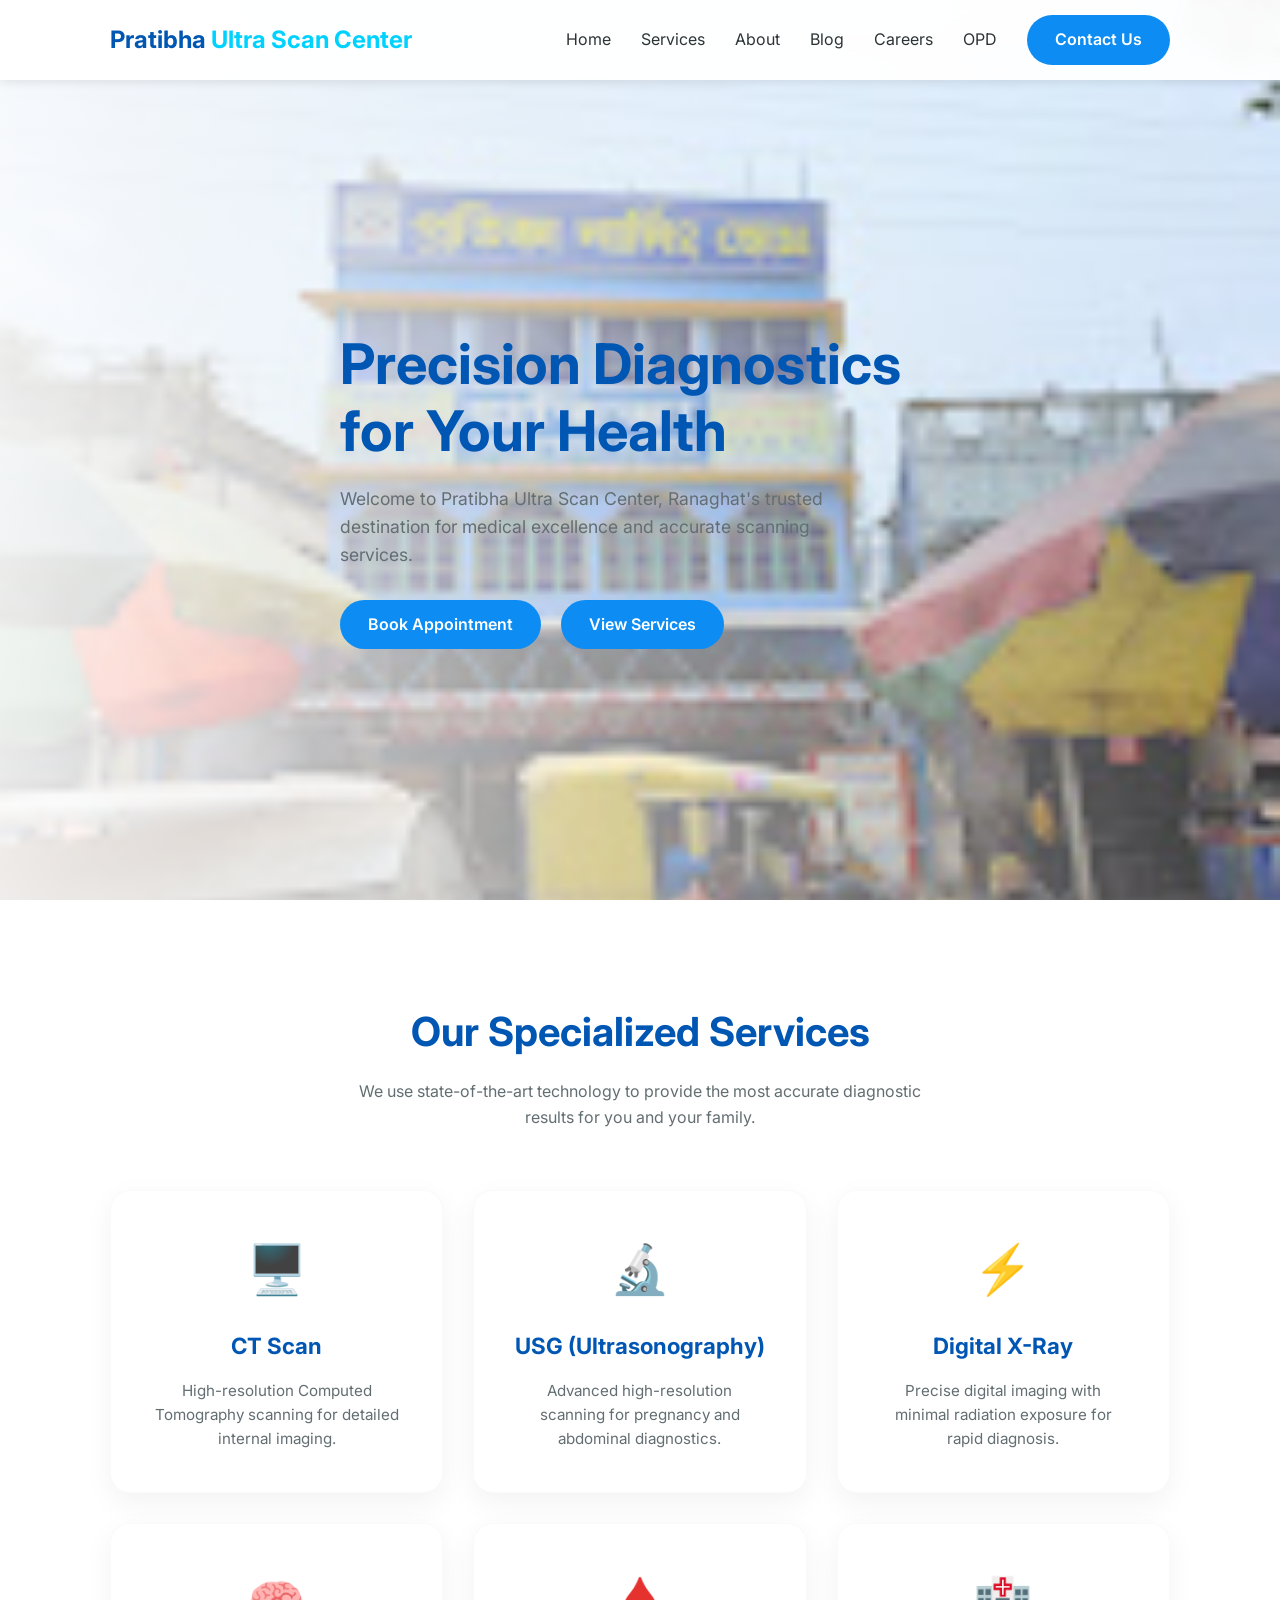
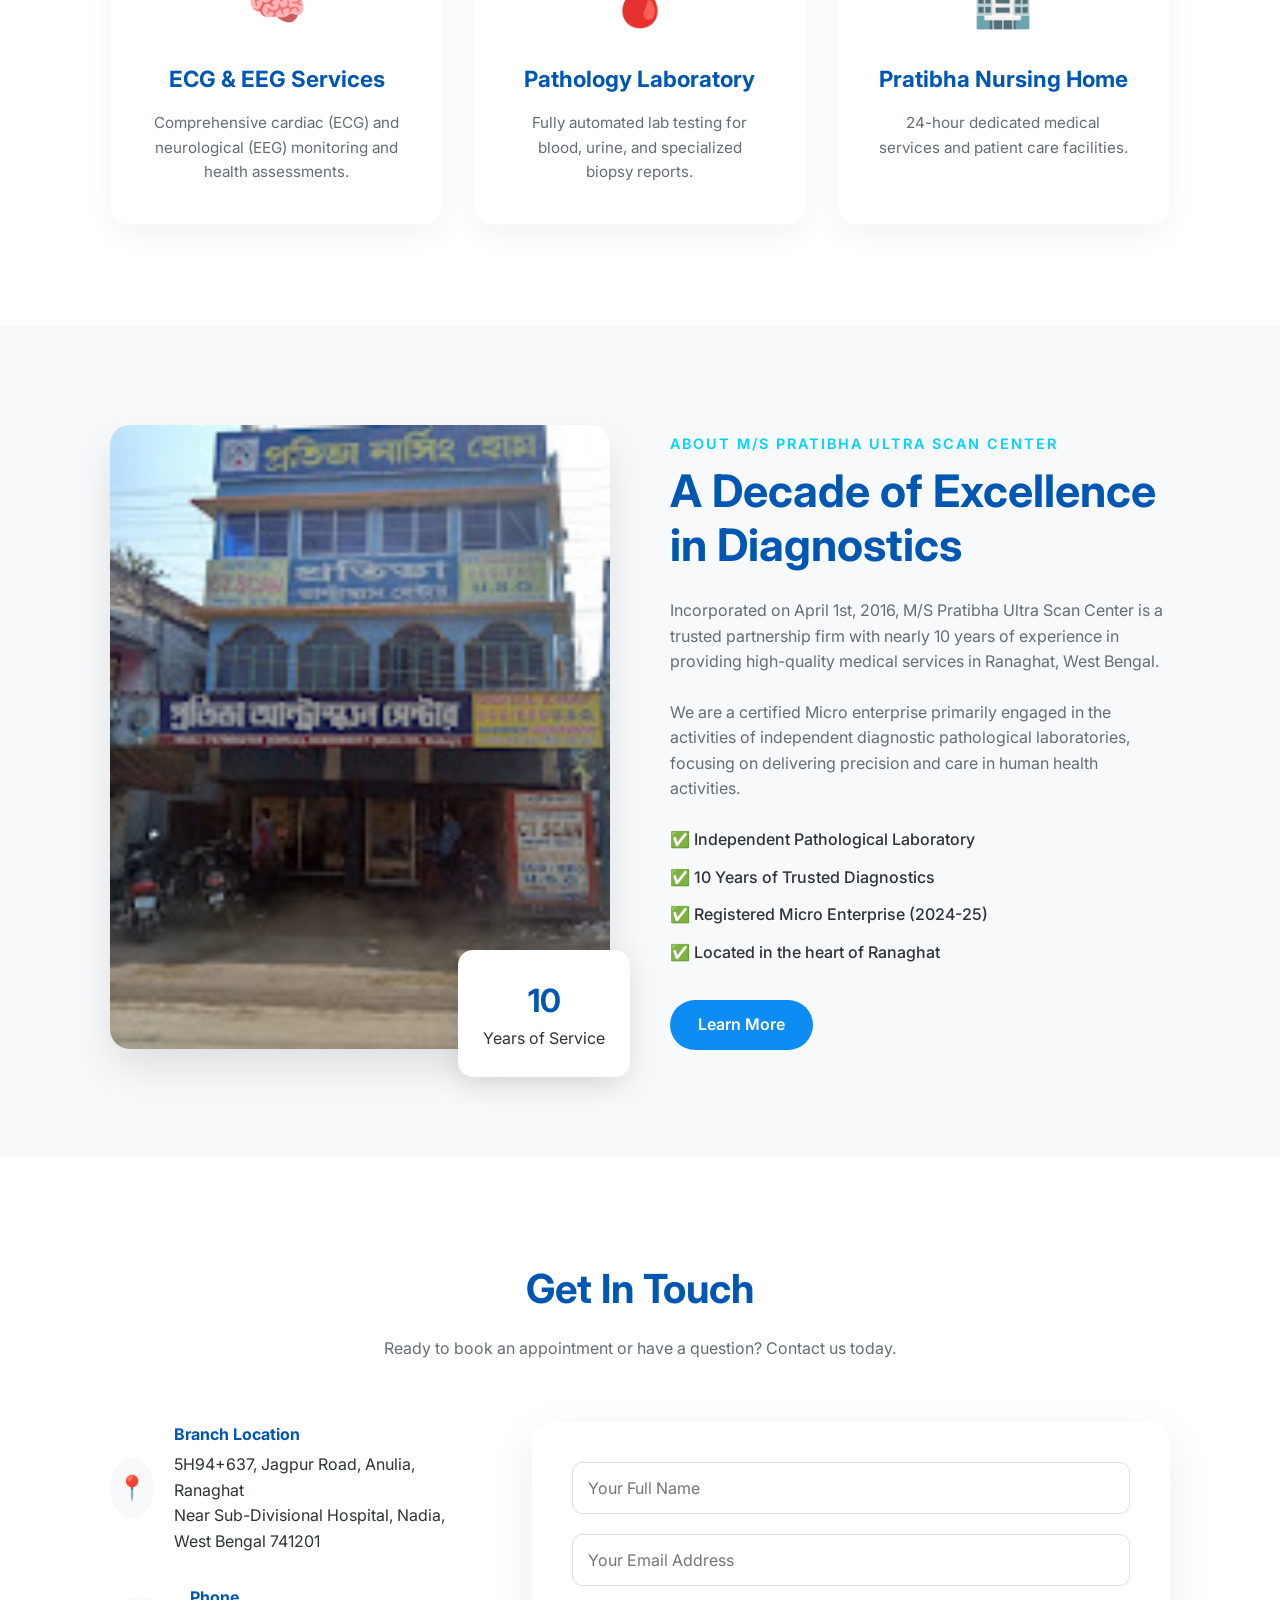
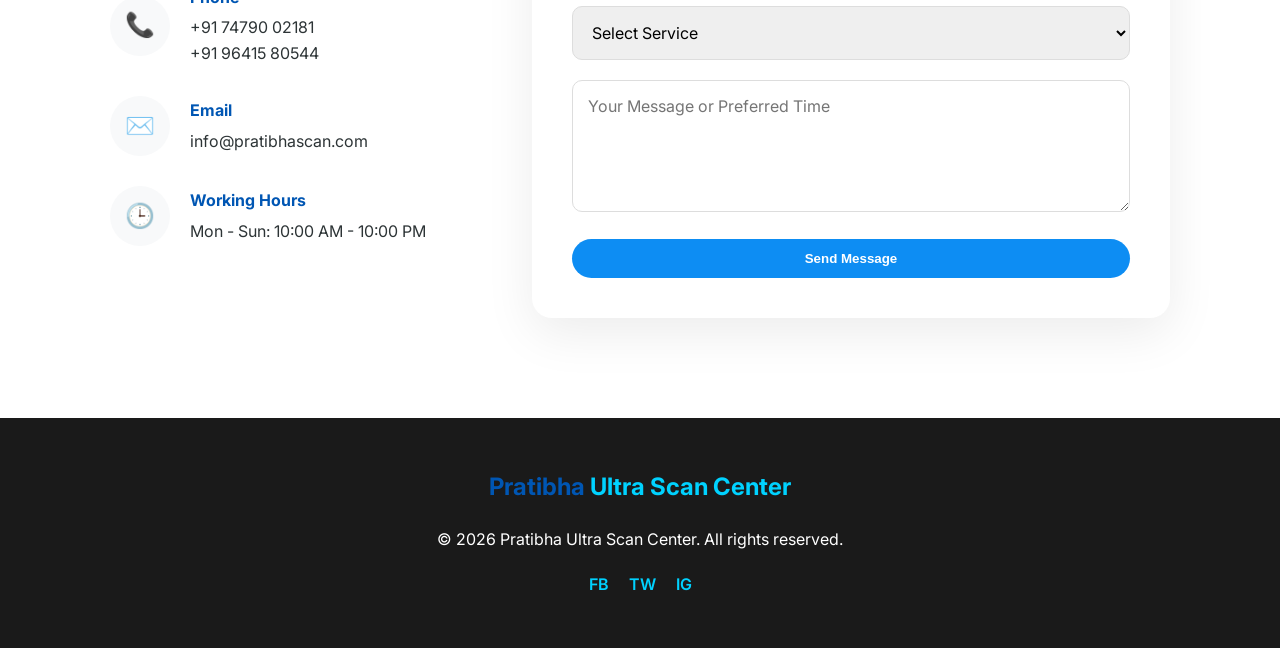
<file: index.html>
<!DOCTYPE html>
<html lang="en">
<head>
    <meta charset="UTF-8">
    <meta name="viewport" content="width=device-width, initial-scale=1.0">
    <title>Pratibha Ultra Scan Center | Advanced Diagnostics</title>
    <link rel="stylesheet" href="css/style.css">
    <!-- Google Fonts for a premium look -->
    <link href="https://fonts.googleapis.com/css2?family=Inter:wght@300;400;600;700&display=swap" rel="stylesheet">
</head>
<body>

    <!-- Header & Navigation -->
    <header id="main-header">
        <nav class="container">
            <div class="logo">Pratibha <span>Ultra Scan Center</span></div>
            <!-- Hamburger button: only visible on mobile -->
            <button class="menu-toggle" id="menuToggle" aria-label="Toggle navigation menu">&#9776;</button>
            <ul class="nav-links" id="navLinks">
                <li><a href="#hero">Home</a></li>
                <li><a href="#services">Services</a></li>
                <li><a href="#about">About</a></li>
                <li><a href="html/blog.html">Blog</a></li>
                <li><a href="html/careers.html">Careers</a></li>
                <li><a href="html/opd.html">OPD</a></li>
                <li><a href="#contact" class="btn-primary">Contact Us</a></li>
            </ul>
        </nav>
    </header>

    <main>
        <!-- Hero Section -->
        <section id="hero">
            <div class="container hero-content">
                <h1>Precision Diagnostics for Your Health</h1>
                <p>Welcome to Pratibha Ultra Scan Center, Ranaghat's trusted destination for medical excellence and accurate scanning services.</p>
                <div class="hero-btns">
                    <a href="html/appointment.html" class="btn-main">Book Appointment</a>
                    <a href="#services" class="btn-secondary">View Services</a>
                </div>
            </div>
        </section>

        <!-- Services Section -->
        <section id="services" class="section-padding">
            <div class="container">
                <div class="section-header">
                    <h2>Our Specialized Services</h2>
                    <p>We use state-of-the-art technology to provide the most accurate diagnostic results for you and your family.</p>
                </div>
                <div class="services-grid">
                    <div class="service-card">
                        <div class="service-icon">🖥️</div>
                        <h3>CT Scan</h3>
                        <p>High-resolution Computed Tomography scanning for detailed internal imaging.</p>
                    </div>
                    <div class="service-card">
                        <div class="service-icon">🔬</div>
                        <h3>USG (Ultrasonography)</h3>
                        <p>Advanced high-resolution scanning for pregnancy and abdominal diagnostics.</p>
                    </div>
                    <div class="service-card">
                        <div class="service-icon">⚡</div>
                        <h3>Digital X-Ray</h3>
                        <p>Precise digital imaging with minimal radiation exposure for rapid diagnosis.</p>
                    </div>
                    <div class="service-card">
                        <div class="service-icon">🧠</div>
                        <h3>ECG &amp; EEG Services</h3>
                        <p>Comprehensive cardiac (ECG) and neurological (EEG) monitoring and health assessments.</p>
                    </div>
                    <div class="service-card">
                        <div class="service-icon">🩸</div>
                        <h3>Pathology Laboratory</h3>
                        <p>Fully automated lab testing for blood, urine, and specialized biopsy reports.</p>
                    </div>
                    <div class="service-card">
                        <div class="service-icon">🏥</div>
                        <h3>Pratibha Nursing Home</h3>
                        <p>24-hour dedicated medical services and patient care facilities.</p>
                    </div>
                </div>
            </div>
        </section>

        <!-- About Section -->
        <section id="about" class="section-padding bg-light">
            <div class="container about-container">
                <div class="about-image">
                    <img src="images/2.jpg" alt="Pratibha Ultra Scan Center Building">
                    <div class="about-experience">
                        <span>10</span>
                        <p>Years of Service</p>
                    </div>
                </div>
                <div class="about-text">
                    <span class="subtitle">About M/S Pratibha Ultra Scan Center</span>
                    <h2>A Decade of Excellence in Diagnostics</h2>
                    <p>Incorporated on April 1st, 2016, M/S Pratibha Ultra Scan Center is a trusted partnership firm with nearly 10 years of experience in providing high-quality medical services in Ranaghat, West Bengal.</p>
                    <p>We are a certified Micro enterprise primarily engaged in the activities of independent diagnostic pathological laboratories, focusing on delivering precision and care in human health activities.</p>

                    <ul class="about-features">
                        <li>✅ Independent Pathological Laboratory</li>
                        <li>✅ 10 Years of Trusted Diagnostics</li>
                        <li>✅ Registered Micro Enterprise (2024-25)</li>
                        <li>✅ Located in the heart of Ranaghat</li>
                    </ul>

                    <a href="#contact" class="btn-main">Learn More</a>
                </div>
            </div>
        </section>

        <!-- Contact Section -->
        <section id="contact" class="section-padding">
            <div class="container">
                <div class="section-header">
                    <h2>Get In Touch</h2>
                    <p>Ready to book an appointment or have a question? Contact us today.</p>
                </div>

                <div class="contact-wrapper">
                    <!-- Contact Info -->
                    <div class="contact-info">
                        <div class="info-item">
                            <div class="info-icon">📍</div>
                            <div>
                                <h4>Branch Location</h4>
                                <p>5H94+637, Jagpur Road, Anulia, Ranaghat<br>Near Sub-Divisional Hospital, Nadia, West Bengal 741201</p>
                            </div>
                        </div>
                        <div class="info-item">
                            <div class="info-icon">📞</div>
                            <div>
                                <h4>Phone</h4>
                                <p>+91 74790 02181<br>+91 96415 80544</p>
                            </div>
                        </div>
                        <div class="info-item">
                            <div class="info-icon">✉️</div>
                            <div>
                                <h4>Email</h4>
                                <p>info@pratibhascan.com</p>
                            </div>
                        </div>
                        <div class="info-item">
                            <div class="info-icon">🕒</div>
                            <div>
                                <h4>Working Hours</h4>
                                <p>Mon - Sun: 10:00 AM - 10:00 PM</p>
                            </div>
                        </div>
                    </div>

                    <!-- Appointment Form -->
                    <form class="contact-form">
                        <div class="form-group">
                            <input type="text" placeholder="Your Full Name" required>
                        </div>
                        <div class="form-group">
                            <input type="email" placeholder="Your Email Address" required>
                        </div>
                        <div class="form-group">
                            <select required>
                                <option value="" disabled selected>Select Service</option>
                                <option value="ctscan">CT Scan</option>
                                <option value="usg">USG (Ultrasonography)</option>
                                <option value="xray">Digital X-Ray</option>
                                <option value="ecg_eeg">ECG &amp; EEG</option>
                                <option value="pathology">Pathology Test</option>
                                <option value="nursing">Nursing Home</option>
                            </select>
                        </div>
                        <div class="form-group">
                            <textarea rows="5" placeholder="Your Message or Preferred Time"></textarea>
                        </div>
                        <button type="submit" class="btn-main">Send Message</button>
                    </form>
                </div>
            </div>
        </section>

    </main>

    <!-- Footer -->
    <footer class="footer">
        <div class="container">
            <div class="footer-content">
                <div class="logo">Pratibha <span>Ultra Scan Center</span></div>
                <p>&copy; 2026 Pratibha Ultra Scan Center. All rights reserved.</p>
                <div class="social-links">
                    <a href="#">FB</a>
                    <a href="#">TW</a>
                    <a href="#">IG</a>
                </div>
            </div>
        </div>
    </footer>

    <script src="js/script.js"></script>
</body>
</html>
</file>
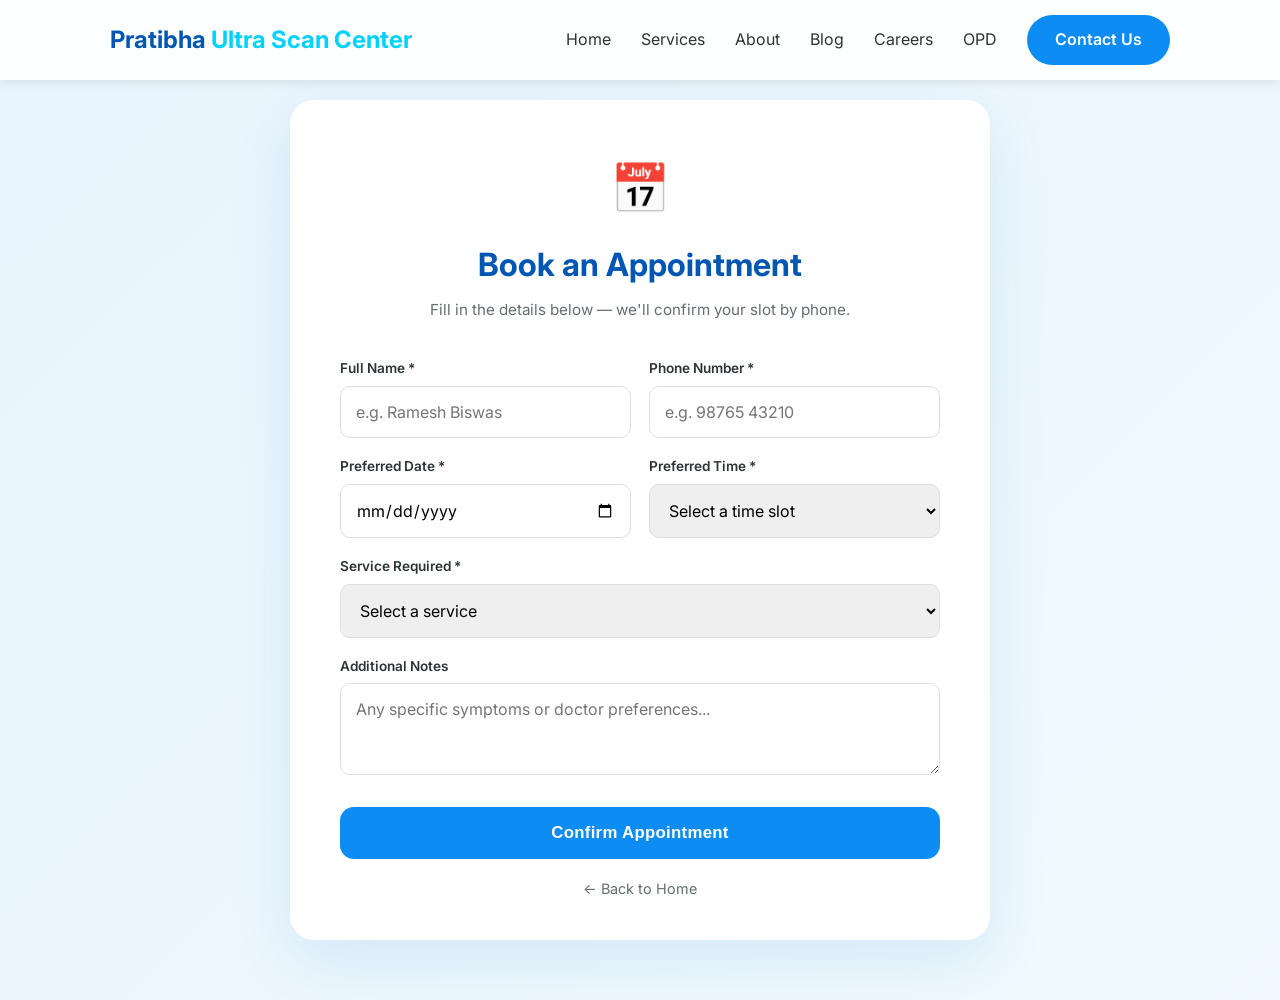
<file: html/appointment.html>
<!DOCTYPE html>
<html lang="en">
<head>
    <meta charset="UTF-8">
    <meta name="viewport" content="width=device-width, initial-scale=1.0">
    <title>Book Appointment | Pratibha Ultra Scan Center</title>
    <link rel="stylesheet" href="../css/style.css">
    <link rel="stylesheet" href="../css/appointment.css">
    <link href="https://fonts.googleapis.com/css2?family=Inter:wght@300;400;600;700&display=swap" rel="stylesheet">
</head>
<body>

    <!-- Shared Header -->
    <header id="main-header">
        <nav class="container">
            <a href="../index.html" class="logo">Pratibha <span>Ultra Scan Center</span></a>
            <button class="menu-toggle" id="menuToggle" aria-label="Toggle navigation menu">&#9776;</button>
            <ul class="nav-links" id="navLinks">
                <li><a href="../index.html#hero">Home</a></li>
                <li><a href="../index.html#services">Services</a></li>
                <li><a href="../index.html#about">About</a></li>
                <li><a href="blog.html">Blog</a></li>
                <li><a href="careers.html">Careers</a></li>
                <li><a href="opd.html">OPD</a></li>
                <li><a href="../index.html#contact" class="btn-primary">Contact Us</a></li>
            </ul>
        </nav>
    </header>

    <!-- Booking Page -->
    <div class="appt-page">
        <div class="appt-card">

            <!-- ── BOOKING FORM ─────────────────────────── -->
            <div id="formSection">
                <div class="appt-header">
                    <span class="page-icon">📅</span>
                    <h1>Book an Appointment</h1>
                    <p>Fill in the details below — we'll confirm your slot by phone.</p>
                </div>

                <form class="appt-form" id="bookingForm" novalidate>
                    <div class="row">
                        <div class="form-group">
                            <label for="b-name">Full Name *</label>
                            <input type="text" id="b-name" placeholder="e.g. Ramesh Biswas" required>
                        </div>
                        <div class="form-group">
                            <label for="b-phone">Phone Number *</label>
                            <input type="tel" id="b-phone" placeholder="e.g. 98765 43210" required>
                        </div>
                    </div>
                    <div class="row">
                        <div class="form-group">
                            <label for="b-date">Preferred Date *</label>
                            <input type="date" id="b-date" required>
                        </div>
                        <div class="form-group">
                            <label for="b-time">Preferred Time *</label>
                            <select id="b-time" required>
                                <option value="" disabled selected>Select a time slot</option>
                                <option>10:00 AM – 11:00 AM</option>
                                <option>11:00 AM – 12:00 PM</option>
                                <option>12:00 PM – 01:00 PM</option>
                                <option>03:00 PM – 04:00 PM</option>
                                <option>04:00 PM – 05:00 PM</option>
                                <option>05:00 PM – 06:00 PM</option>
                                <option>07:00 PM – 08:00 PM</option>
                                <option>08:00 PM – 09:00 PM</option>
                            </select>
                        </div>
                    </div>
                    <div class="form-group">
                        <label for="b-service">Service Required *</label>
                        <select id="b-service" required>
                            <option value="" disabled selected>Select a service</option>
                            <option>CT Scan</option>
                            <option>USG (Ultrasonography)</option>
                            <option>Digital X-Ray</option>
                            <option>ECG &amp; EEG</option>
                            <option>Pathology Test</option>
                            <option>Nursing Home</option>
                        </select>
                    </div>
                    <div class="form-group">
                        <label for="b-note">Additional Notes</label>
                        <textarea id="b-note" rows="3" placeholder="Any specific symptoms or doctor preferences..."></textarea>
                    </div>
                    <button type="submit" class="btn-main submit-btn">Confirm Appointment</button>
                </form>
                <a href="../index.html" class="back-link">← Back to Home</a>
            </div>

            <!-- ── RECEIPT (shown after submit) ────────── -->
            <div class="receipt-section" id="receiptSection">
                <div class="receipt-card">
                    <div class="receipt-top">
                        <div class="tick">✅</div>
                        <h2>Appointment Confirmed!</h2>
                        <p>Pratibha Ultra Scan Center, Ranaghat</p>
                        <p class="receipt-id" id="receiptId"></p>
                    </div>
                    <table class="receipt-table">
                        <tr><td>👤 Patient</td><td id="r-name"></td></tr>
                        <tr><td>📞 Phone</td><td id="r-phone"></td></tr>
                        <tr><td>🗓️ Date</td><td id="r-date"></td></tr>
                        <tr><td>🕒 Time</td><td id="r-time"></td></tr>
                        <tr><td>🏥 Service</td><td id="r-service"></td></tr>
                        <tr><td>📋 Notes</td><td id="r-note"></td></tr>
                    </table>
                </div>

                <!-- WhatsApp share button -->
                <a class="wa-btn" id="waBtn" href="#" target="_blank" rel="noopener">
                    <span class="wa-icon">📲</span> Send Receipt via WhatsApp
                </a>

                <button class="new-appt-btn" id="newApptBtn">+ Book Another Appointment</button>
            </div>

        </div>
    </div>

    <script src="../js/appointment.js"></script>
</body>
</html>
</file>
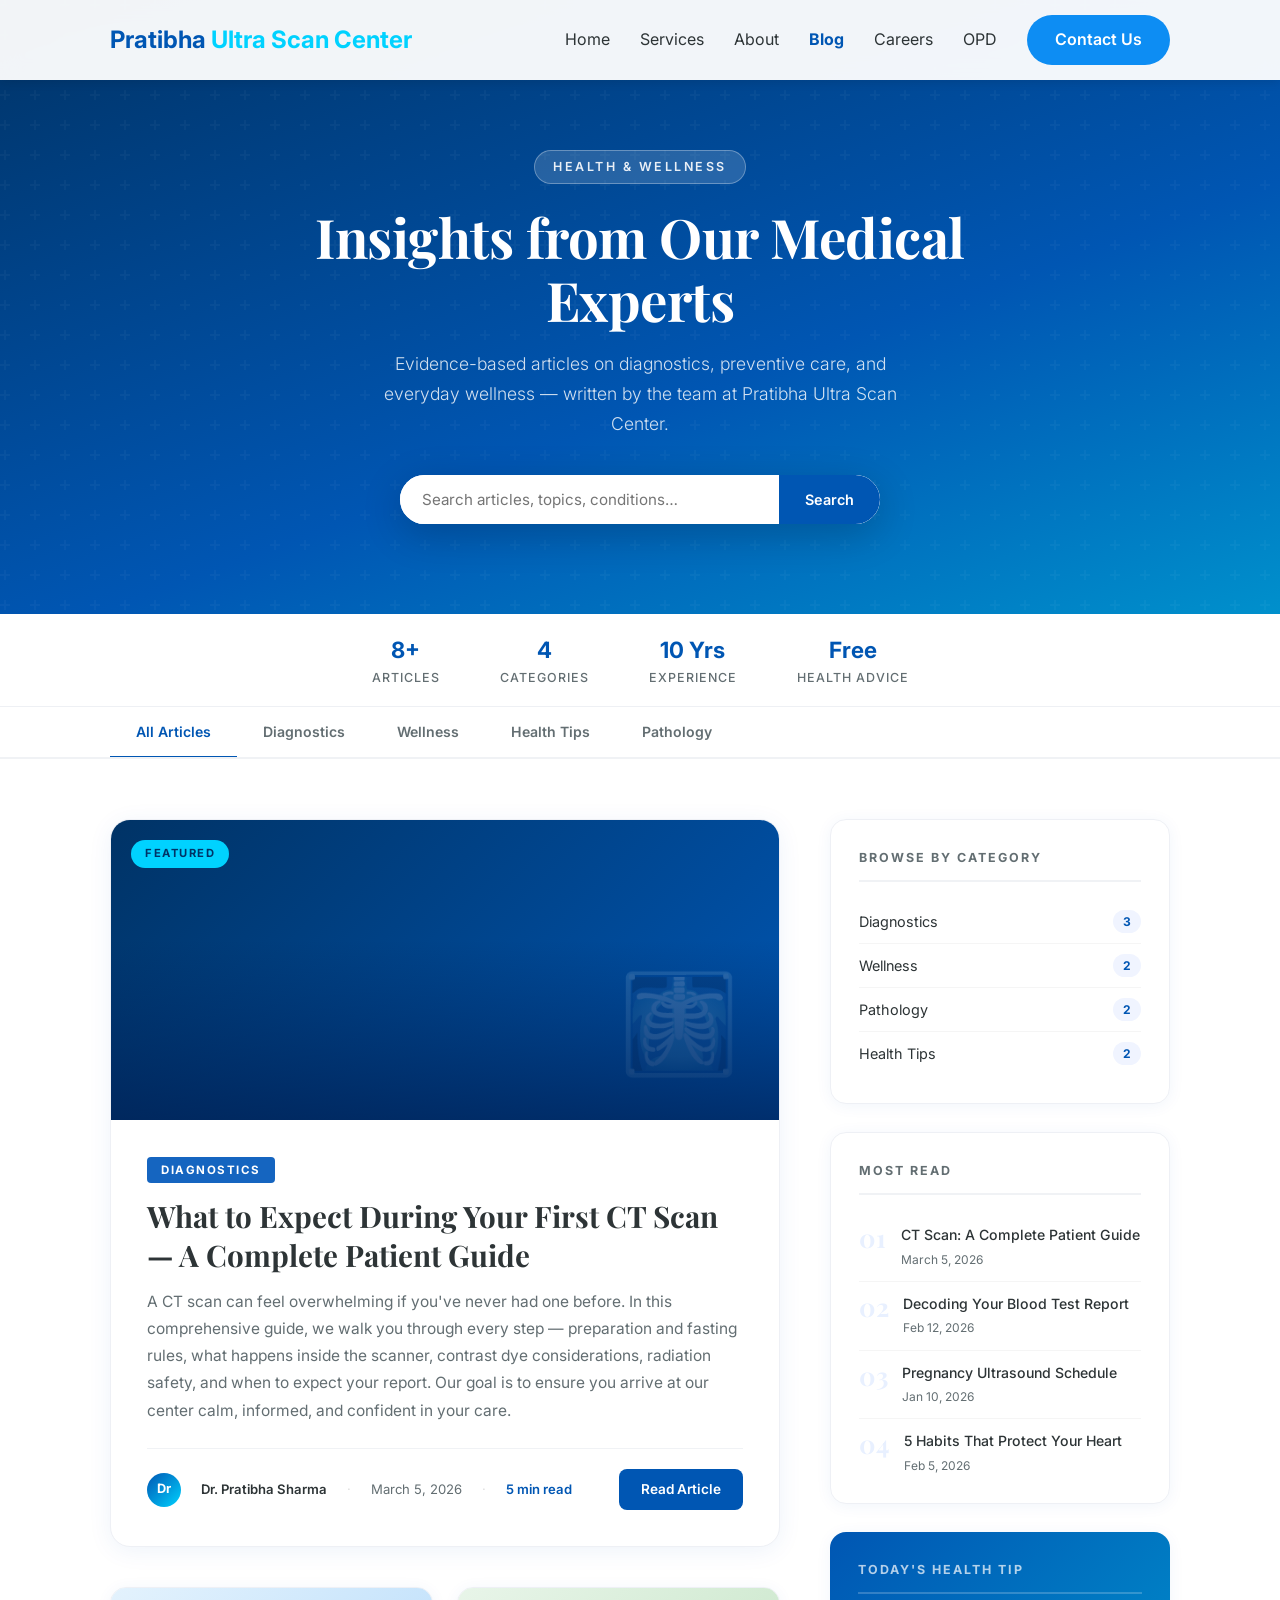
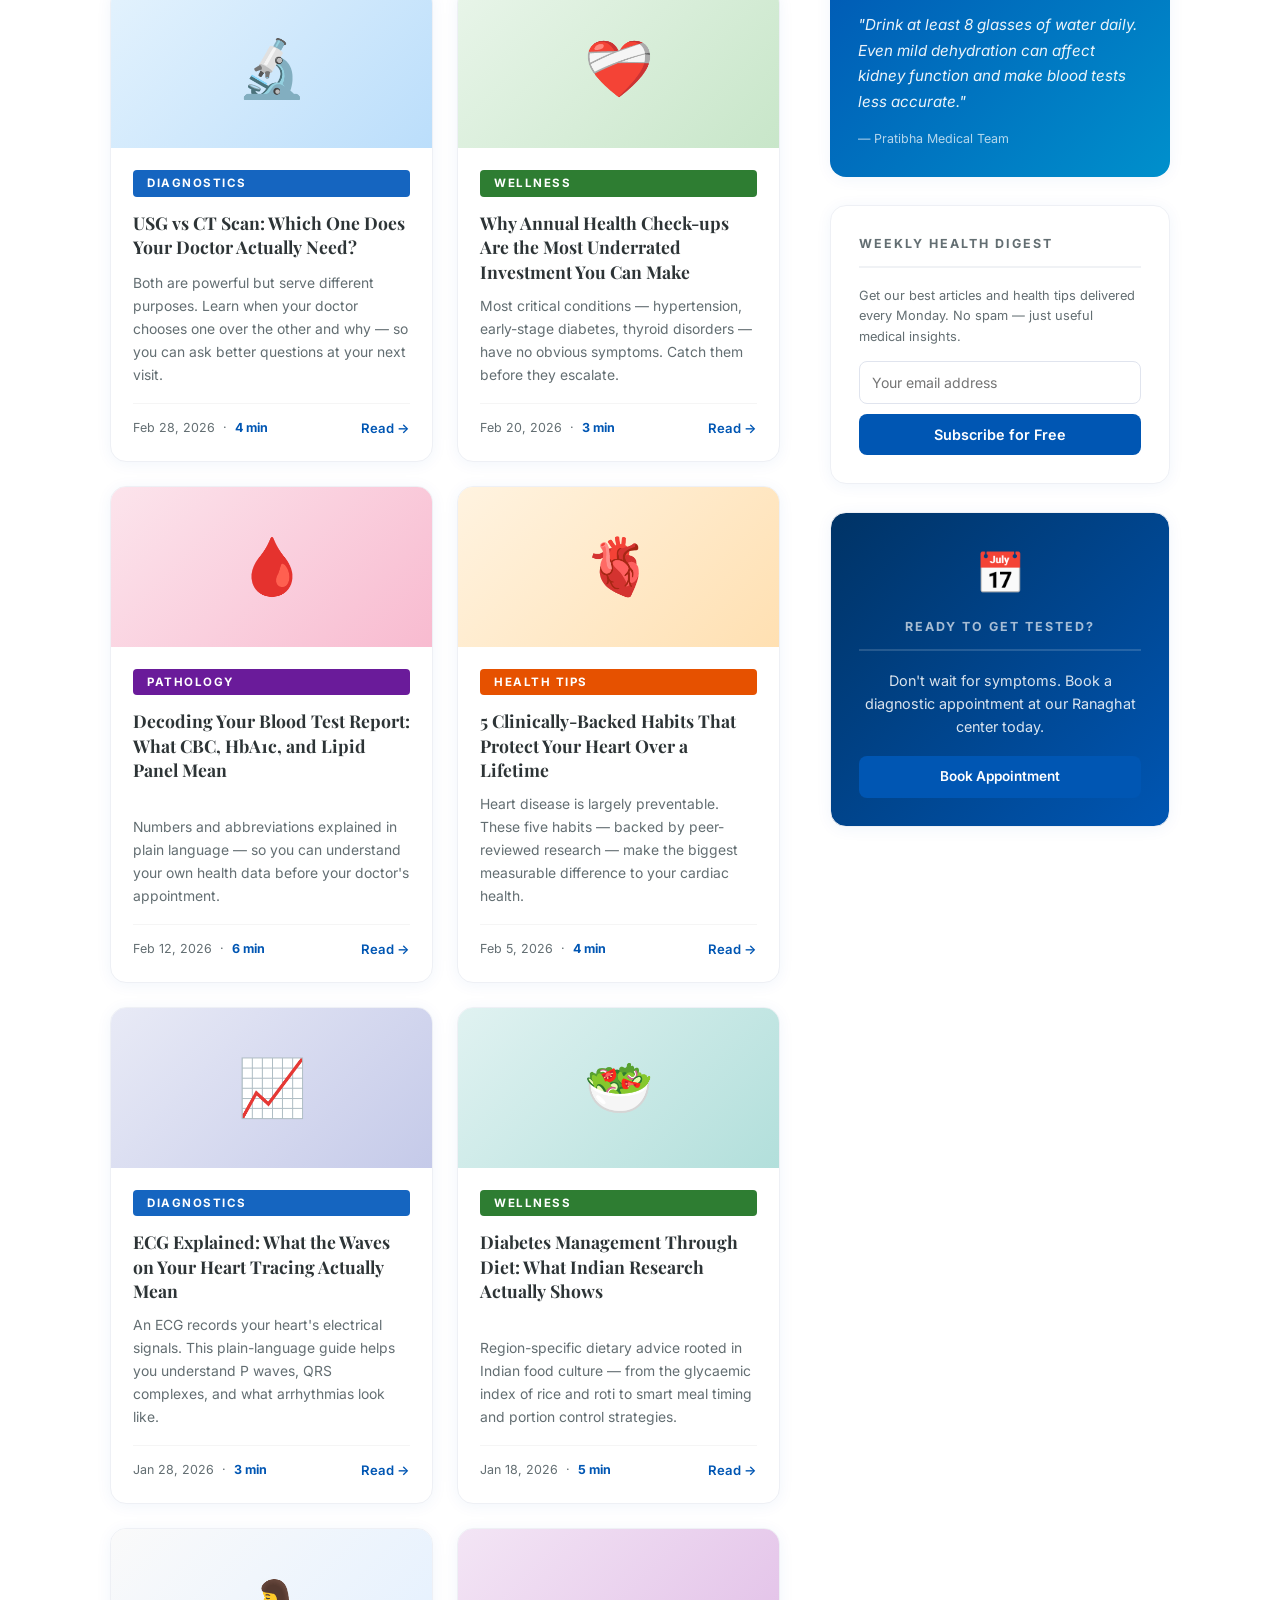
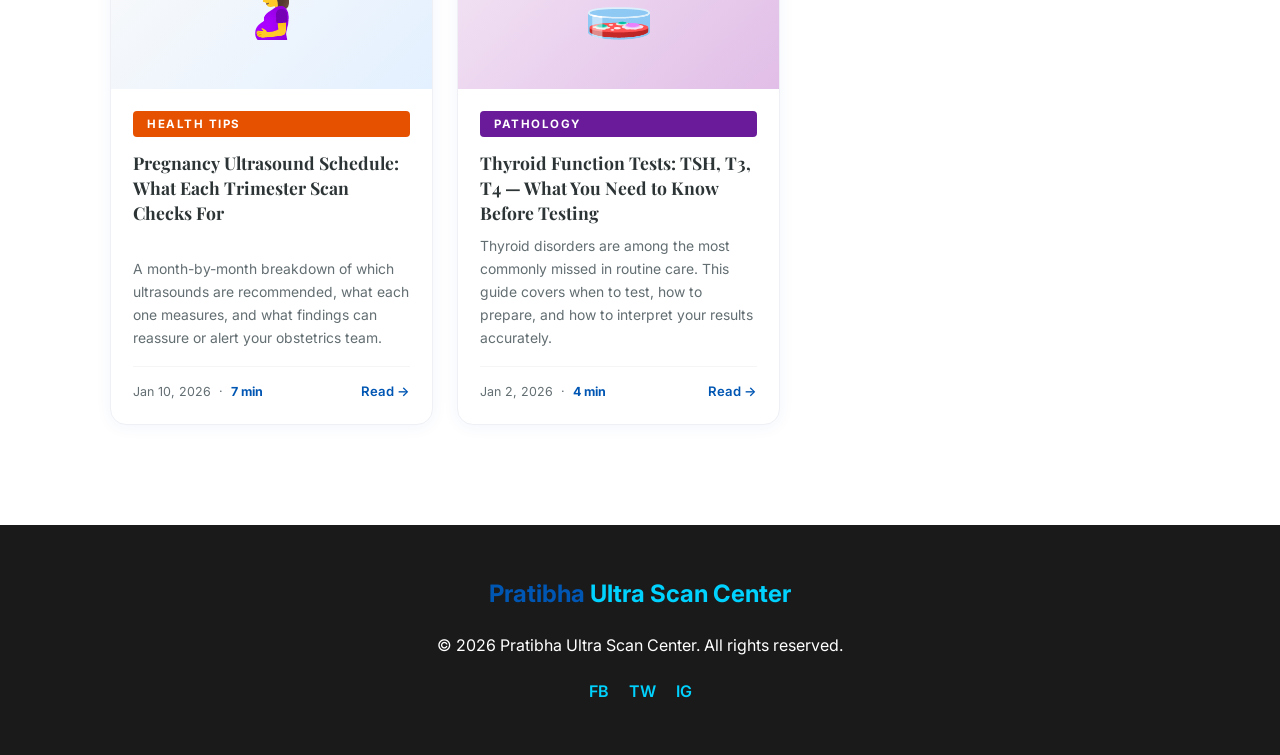
<file: html/blog.html>
<!DOCTYPE html>
<html lang="en">
<head>
    <meta charset="UTF-8">
    <meta name="viewport" content="width=device-width, initial-scale=1.0">
    <title>Health Blog | Pratibha Ultra Scan Center</title>
    <meta name="description" content="Expert health insights, diagnostic guides, and wellness tips from the medical team at Pratibha Ultra Scan Center, Ranaghat.">
    <link rel="stylesheet" href="../css/style.css">
    <link rel="stylesheet" href="../css/blog.css">
</head>
<body>

    <!-- ── Navigation ───────────────────────────────── -->
    <header id="main-header">
        <nav class="container">
            <a href="../index.html" class="logo">Pratibha <span>Ultra Scan Center</span></a>
            <button class="menu-toggle" id="menuToggle" aria-label="Toggle navigation">&#9776;</button>
            <ul class="nav-links" id="navLinks">
                <li><a href="../index.html#hero">Home</a></li>
                <li><a href="../index.html#services">Services</a></li>
                <li><a href="../index.html#about">About</a></li>
                <li><a href="blog.html" style="color:var(--primary);font-weight:700;">Blog</a></li>
                <li><a href="careers.html">Careers</a></li>
                <li><a href="opd.html">OPD</a></li>
                <li><a href="../index.html#contact" class="btn-primary">Contact Us</a></li>
            </ul>
        </nav>
    </header>

    <!-- ── Hero ─────────────────────────────────────── -->
    <section class="blog-hero">
        <div class="blog-hero-inner">
            <span class="blog-hero-label">Health &amp; Wellness</span>
            <h1>Insights from Our Medical Experts</h1>
            <p>Evidence-based articles on diagnostics, preventive care, and everyday wellness — written by the team at Pratibha Ultra Scan Center.</p>
            <div class="blog-hero-search">
                <input type="text" id="searchInput" placeholder="Search articles, topics, conditions…" aria-label="Search blog">
                <button onclick="searchBlog()">Search</button>
            </div>
        </div>
    </section>

    <!-- ── Stats Bar ──────────────────────────────────── -->
    <div class="blog-stats">
        <div class="blog-stats-inner">
            <div class="stat-item"><span>8+</span><p>Articles</p></div>
            <div class="stat-item"><span>4</span><p>Categories</p></div>
            <div class="stat-item"><span>10 Yrs</span><p>Experience</p></div>
            <div class="stat-item"><span>Free</span><p>Health Advice</p></div>
        </div>
    </div>

    <!-- ── Category Tab Bar ───────────────────────────── -->
    <div class="category-bar">
        <div class="container">
            <div class="category-bar-inner" id="catBar">
                <button class="cat-tab active" data-filter="all">All Articles</button>
                <button class="cat-tab" data-filter="diagnostics">Diagnostics</button>
                <button class="cat-tab" data-filter="wellness">Wellness</button>
                <button class="cat-tab" data-filter="tips">Health Tips</button>
                <button class="cat-tab" data-filter="pathology">Pathology</button>
            </div>
        </div>
    </div>

    <!-- ── Main Content ───────────────────────────────── -->
    <div class="blog-layout">
        <div class="container">
            <div class="blog-layout-inner">

                <!-- Content Column -->
                <main id="blogContent">

                    <!-- Featured Article -->
                    <article class="featured-article" data-category="diagnostics">
                        <div class="featured-img">
                            <span class="featured-img-icon">🩻</span>
                            <span class="featured-badge">Featured</span>
                        </div>
                        <div class="featured-body">
                            <span class="article-tag">Diagnostics</span>
                            <h2>What to Expect During Your First CT Scan — A Complete Patient Guide</h2>
                            <p>A CT scan can feel overwhelming if you've never had one before. In this comprehensive guide, we walk you through every step — preparation and fasting rules, what happens inside the scanner, contrast dye considerations, radiation safety, and when to expect your report. Our goal is to ensure you arrive at our center calm, informed, and confident in your care.</p>
                            <div class="article-meta">
                                <div class="author-avatar">Dr</div>
                                <span class="meta-author">Dr. Pratibha Sharma</span>
                                <span class="meta-dot">·</span>
                                <span>March 5, 2026</span>
                                <span class="meta-dot">·</span>
                                <span class="meta-tag read">5 min read</span>
                                <a href="#" class="read-btn">Read Article</a>
                            </div>
                        </div>
                    </article>

                    <!-- Article Grid -->
                    <div class="articles-grid" id="articlesGrid">

                        <article class="article-card" data-category="diagnostics">
                            <div class="card-img" style="background:linear-gradient(135deg,#e3f2fd,#bbdefb);">🔬</div>
                            <div class="card-body">
                                <span class="article-tag">Diagnostics</span>
                                <h3>USG vs CT Scan: Which One Does Your Doctor Actually Need?</h3>
                                <p>Both are powerful but serve different purposes. Learn when your doctor chooses one over the other and why — so you can ask better questions at your next visit.</p>
                                <div class="card-meta">
                                    <span>Feb 28, 2026 &nbsp;·&nbsp; <strong style="color:var(--primary)">4 min</strong></span>
                                    <a href="#" class="card-read-link">Read →</a>
                                </div>
                            </div>
                        </article>

                        <article class="article-card" data-category="wellness">
                            <div class="card-img" style="background:linear-gradient(135deg,#e8f5e9,#c8e6c9);">❤️‍🩹</div>
                            <div class="card-body">
                                <span class="article-tag wellness">Wellness</span>
                                <h3>Why Annual Health Check-ups Are the Most Underrated Investment You Can Make</h3>
                                <p>Most critical conditions — hypertension, early-stage diabetes, thyroid disorders — have no obvious symptoms. Catch them before they escalate.</p>
                                <div class="card-meta">
                                    <span>Feb 20, 2026 &nbsp;·&nbsp; <strong style="color:var(--primary)">3 min</strong></span>
                                    <a href="#" class="card-read-link">Read →</a>
                                </div>
                            </div>
                        </article>

                        <article class="article-card" data-category="pathology">
                            <div class="card-img" style="background:linear-gradient(135deg,#fce4ec,#f8bbd0);">🩸</div>
                            <div class="card-body">
                                <span class="article-tag pathology">Pathology</span>
                                <h3>Decoding Your Blood Test Report: What CBC, HbA1c, and Lipid Panel Mean</h3>
                                <p>Numbers and abbreviations explained in plain language — so you can understand your own health data before your doctor's appointment.</p>
                                <div class="card-meta">
                                    <span>Feb 12, 2026 &nbsp;·&nbsp; <strong style="color:var(--primary)">6 min</strong></span>
                                    <a href="#" class="card-read-link">Read →</a>
                                </div>
                            </div>
                        </article>

                        <article class="article-card" data-category="tips">
                            <div class="card-img" style="background:linear-gradient(135deg,#fff3e0,#ffe0b2);">🫀</div>
                            <div class="card-body">
                                <span class="article-tag tips">Health Tips</span>
                                <h3>5 Clinically-Backed Habits That Protect Your Heart Over a Lifetime</h3>
                                <p>Heart disease is largely preventable. These five habits — backed by peer-reviewed research — make the biggest measurable difference to your cardiac health.</p>
                                <div class="card-meta">
                                    <span>Feb 5, 2026 &nbsp;·&nbsp; <strong style="color:var(--primary)">4 min</strong></span>
                                    <a href="#" class="card-read-link">Read →</a>
                                </div>
                            </div>
                        </article>

                        <article class="article-card" data-category="diagnostics">
                            <div class="card-img" style="background:linear-gradient(135deg,#e8eaf6,#c5cae9);">📈</div>
                            <div class="card-body">
                                <span class="article-tag">Diagnostics</span>
                                <h3>ECG Explained: What the Waves on Your Heart Tracing Actually Mean</h3>
                                <p>An ECG records your heart's electrical signals. This plain-language guide helps you understand P waves, QRS complexes, and what arrhythmias look like.</p>
                                <div class="card-meta">
                                    <span>Jan 28, 2026 &nbsp;·&nbsp; <strong style="color:var(--primary)">3 min</strong></span>
                                    <a href="#" class="card-read-link">Read →</a>
                                </div>
                            </div>
                        </article>

                        <article class="article-card" data-category="wellness">
                            <div class="card-img" style="background:linear-gradient(135deg,#e0f2f1,#b2dfdb);">🥗</div>
                            <div class="card-body">
                                <span class="article-tag wellness">Wellness</span>
                                <h3>Diabetes Management Through Diet: What Indian Research Actually Shows</h3>
                                <p>Region-specific dietary advice rooted in Indian food culture — from the glycaemic index of rice and roti to smart meal timing and portion control strategies.</p>
                                <div class="card-meta">
                                    <span>Jan 18, 2026 &nbsp;·&nbsp; <strong style="color:var(--primary)">5 min</strong></span>
                                    <a href="#" class="card-read-link">Read →</a>
                                </div>
                            </div>
                        </article>

                        <article class="article-card" data-category="tips">
                            <div class="card-img" style="background:linear-gradient(135deg,#fafafa,#e3f0ff);">🤰</div>
                            <div class="card-body">
                                <span class="article-tag tips">Health Tips</span>
                                <h3>Pregnancy Ultrasound Schedule: What Each Trimester Scan Checks For</h3>
                                <p>A month-by-month breakdown of which ultrasounds are recommended, what each one measures, and what findings can reassure or alert your obstetrics team.</p>
                                <div class="card-meta">
                                    <span>Jan 10, 2026 &nbsp;·&nbsp; <strong style="color:var(--primary)">7 min</strong></span>
                                    <a href="#" class="card-read-link">Read →</a>
                                </div>
                            </div>
                        </article>

                        <article class="article-card" data-category="pathology">
                            <div class="card-img" style="background:linear-gradient(135deg,#f3e5f5,#e1bee7);">🧫</div>
                            <div class="card-body">
                                <span class="article-tag pathology">Pathology</span>
                                <h3>Thyroid Function Tests: TSH, T3, T4 — What You Need to Know Before Testing</h3>
                                <p>Thyroid disorders are among the most commonly missed in routine care. This guide covers when to test, how to prepare, and how to interpret your results accurately.</p>
                                <div class="card-meta">
                                    <span>Jan 2, 2026 &nbsp;·&nbsp; <strong style="color:var(--primary)">4 min</strong></span>
                                    <a href="#" class="card-read-link">Read →</a>
                                </div>
                            </div>
                        </article>

                    </div><!-- end .articles-grid -->
                    <p id="noResults" style="display:none;text-align:center;color:var(--text-light);padding:40px 0;font-size:1rem;">No articles found. Try a different search term.</p>

                </main>

                <!-- ── Sidebar ─────────────────────────── -->
                <aside class="blog-sidebar">

                    <!-- Categories -->
                    <div class="sidebar-widget">
                        <h3>Browse by Category</h3>
                        <ul class="cat-list">
                            <li onclick="filterByCategory('diagnostics')"><span>Diagnostics</span><span class="cat-count">3</span></li>
                            <li onclick="filterByCategory('wellness')"><span>Wellness</span><span class="cat-count">2</span></li>
                            <li onclick="filterByCategory('pathology')"><span>Pathology</span><span class="cat-count">2</span></li>
                            <li onclick="filterByCategory('tips')"><span>Health Tips</span><span class="cat-count">2</span></li>
                        </ul>
                    </div>

                    <!-- Popular Posts -->
                    <div class="sidebar-widget">
                        <h3>Most Read</h3>
                        <div class="popular-post">
                            <span class="pp-num">01</span>
                            <div>
                                <div class="pp-title">CT Scan: A Complete Patient Guide</div>
                                <div class="pp-date">March 5, 2026</div>
                            </div>
                        </div>
                        <div class="popular-post">
                            <span class="pp-num">02</span>
                            <div>
                                <div class="pp-title">Decoding Your Blood Test Report</div>
                                <div class="pp-date">Feb 12, 2026</div>
                            </div>
                        </div>
                        <div class="popular-post">
                            <span class="pp-num">03</span>
                            <div>
                                <div class="pp-title">Pregnancy Ultrasound Schedule</div>
                                <div class="pp-date">Jan 10, 2026</div>
                            </div>
                        </div>
                        <div class="popular-post">
                            <span class="pp-num">04</span>
                            <div>
                                <div class="pp-title">5 Habits That Protect Your Heart</div>
                                <div class="pp-date">Feb 5, 2026</div>
                            </div>
                        </div>
                    </div>

                    <!-- Daily Health Tip -->
                    <div class="sidebar-widget tip-widget">
                        <h3>Today's Health Tip</h3>
                        <p class="tip-text">"Drink at least 8 glasses of water daily. Even mild dehydration can affect kidney function and make blood tests less accurate."</p>
                        <p class="tip-source">— Pratibha Medical Team</p>
                    </div>

                    <!-- Newsletter -->
                    <div class="sidebar-widget newsletter-widget">
                        <h3>Weekly Health Digest</h3>
                        <p>Get our best articles and health tips delivered every Monday. No spam — just useful medical insights.</p>
                        <form onsubmit="handleNewsletter(event)">
                            <input type="email" placeholder="Your email address" required>
                            <button type="submit" id="subBtn">Subscribe for Free</button>
                        </form>
                    </div>

                    <!-- Book CTA -->
                    <div class="sidebar-widget" style="background:linear-gradient(135deg,#003366,#0056b3);color:white;text-align:center;">
                        <div style="font-size:2.5rem;margin-bottom:12px;">📅</div>
                        <h3 style="color:rgba(255,255,255,0.65);border-color:rgba(255,255,255,0.15);">Ready to Get Tested?</h3>
                        <p style="font-size:0.9rem;opacity:0.85;margin-bottom:18px;line-height:1.6;">Don't wait for symptoms. Book a diagnostic appointment at our Ranaghat center today.</p>
                        <a href="appointment.html" class="read-btn" style="display:block;text-align:center;">Book Appointment</a>
                    </div>

                </aside>

            </div>
        </div>
    </div>

    <!-- ── Footer ────────────────────────────────────── -->
    <footer class="footer">
        <div class="container">
            <div class="footer-content">
                <div class="logo">Pratibha <span>Ultra Scan Center</span></div>
                <p>&copy; 2026 Pratibha Ultra Scan Center. All rights reserved.</p>
                <div class="social-links">
                    <a href="#">FB</a>
                    <a href="#">TW</a>
                    <a href="#">IG</a>
                </div>
            </div>
        </div>
    </footer>

    <script>
        // ── Hamburger ─────────────────────────────────
        const menuToggle = document.getElementById('menuToggle');
        const navLinks   = document.getElementById('navLinks');
        menuToggle.addEventListener('click', () => navLinks.classList.toggle('open'));
        navLinks.querySelectorAll('a').forEach(l => l.addEventListener('click', () => navLinks.classList.remove('open')));

        // ── Category filter (tabs + sidebar) ─────────
        const allCards = () => [...document.querySelectorAll('.article-card, .featured-article')];

        function filterByCategory(cat) {
            // Sync tab highlight
            document.querySelectorAll('.cat-tab').forEach(t => {
                t.classList.toggle('active', t.dataset.filter === cat || (cat === 'all' && t.dataset.filter === 'all'));
            });
            applyFilter(cat);
        }

        document.querySelectorAll('.cat-tab').forEach(btn => {
            btn.addEventListener('click', () => {
                document.querySelectorAll('.cat-tab').forEach(b => b.classList.remove('active'));
                btn.classList.add('active');
                applyFilter(btn.dataset.filter);
            });
        });

        function applyFilter(cat) {
            allCards().forEach(card => {
                const match = cat === 'all' || card.dataset.category === cat;
                card.style.display = match ? '' : 'none';
            });
        }

        // ── Search ────────────────────────────────────
        function searchBlog() {
            const term = document.getElementById('searchInput').value.toLowerCase().trim();
            let found = 0;
            allCards().forEach(card => {
                const text = card.textContent.toLowerCase();
                const show = !term || text.includes(term);
                card.style.display = show ? '' : 'none';
                if (show) found++;
            });
            document.getElementById('noResults').style.display = found === 0 ? 'block' : 'none';
            // Reset active tab
            document.querySelectorAll('.cat-tab').forEach(b => b.classList.remove('active'));
            document.querySelector('[data-filter="all"]').classList.add('active');
        }
        document.getElementById('searchInput').addEventListener('keydown', e => { if (e.key === 'Enter') searchBlog(); });

        // ── Newsletter ────────────────────────────────
        function handleNewsletter(e) {
            e.preventDefault();
            const btn = document.getElementById('subBtn');
            btn.textContent = '✓ You\'re subscribed!';
            btn.style.background = '#25D366';
            e.target.querySelector('input').value = '';
            setTimeout(() => { btn.textContent = 'Subscribe for Free'; btn.style.background = ''; }, 3500);
        }
    </script>
</body>
</html>
</file>
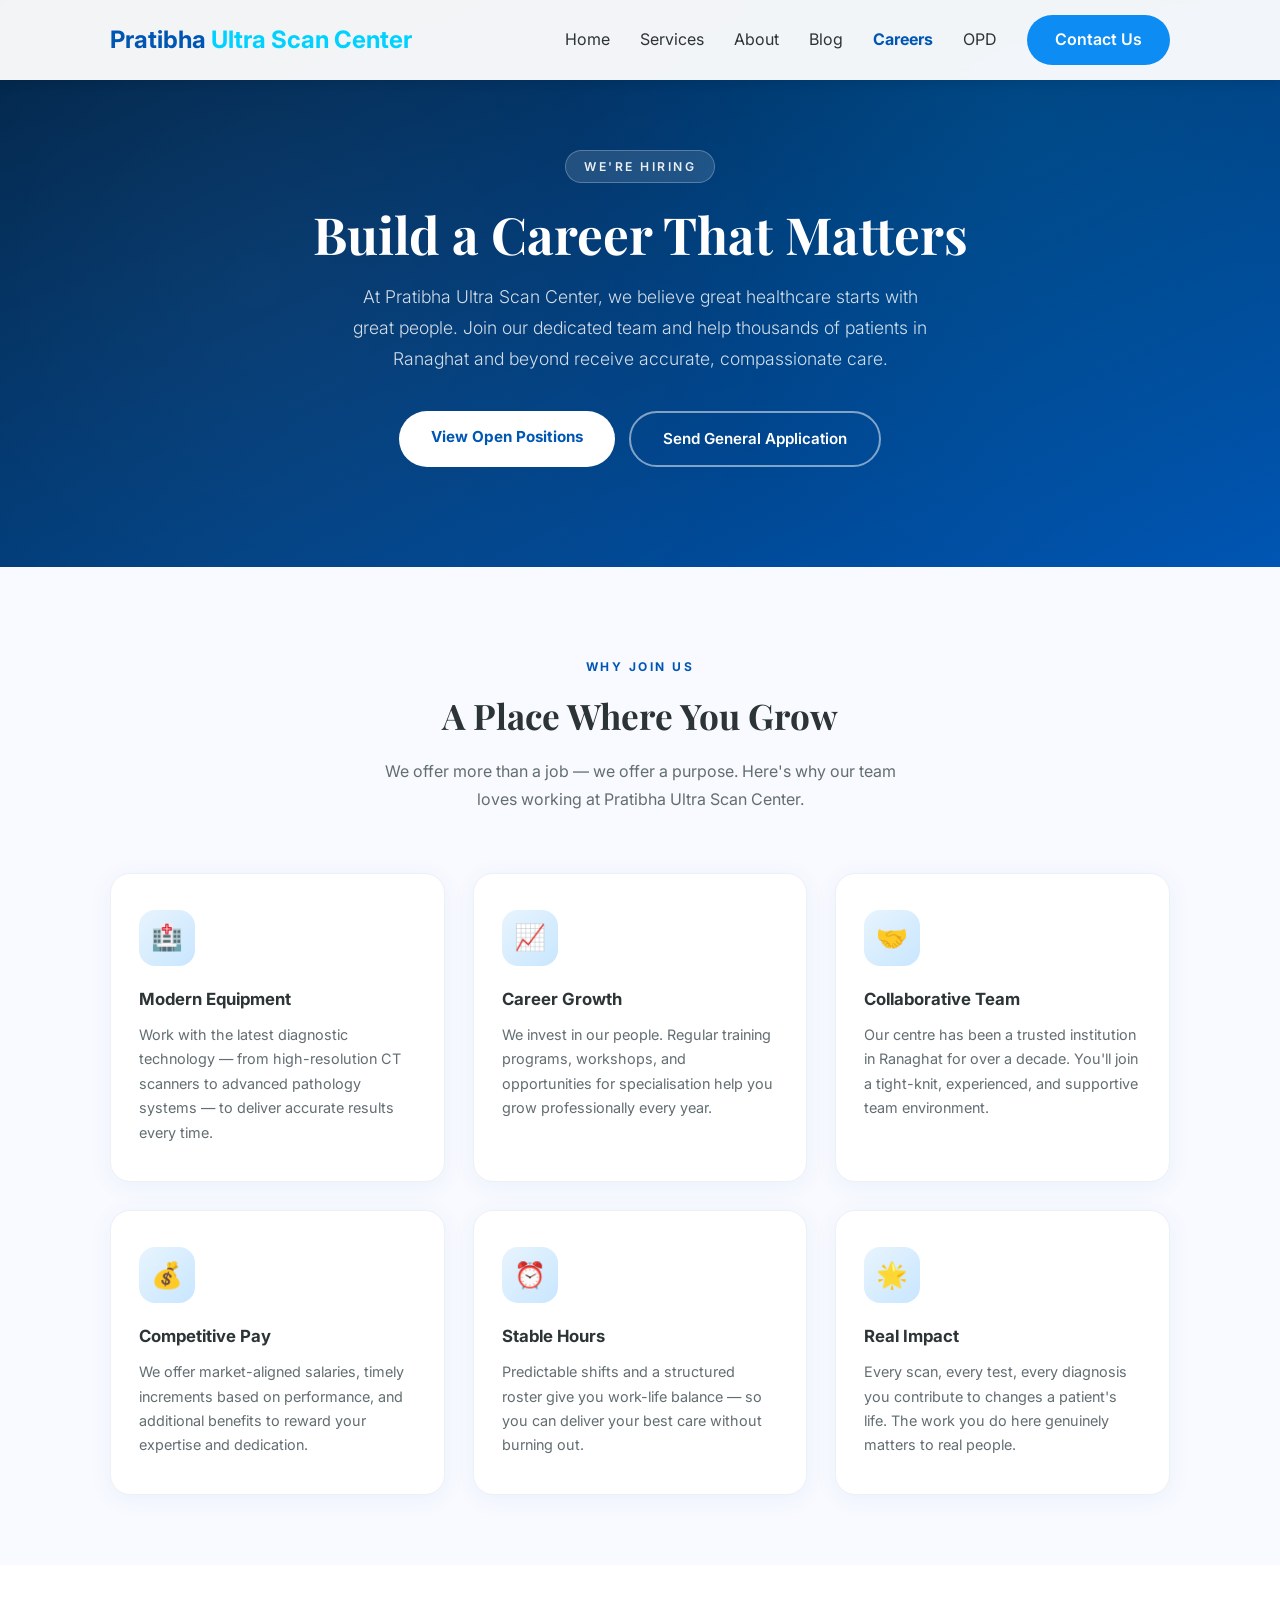
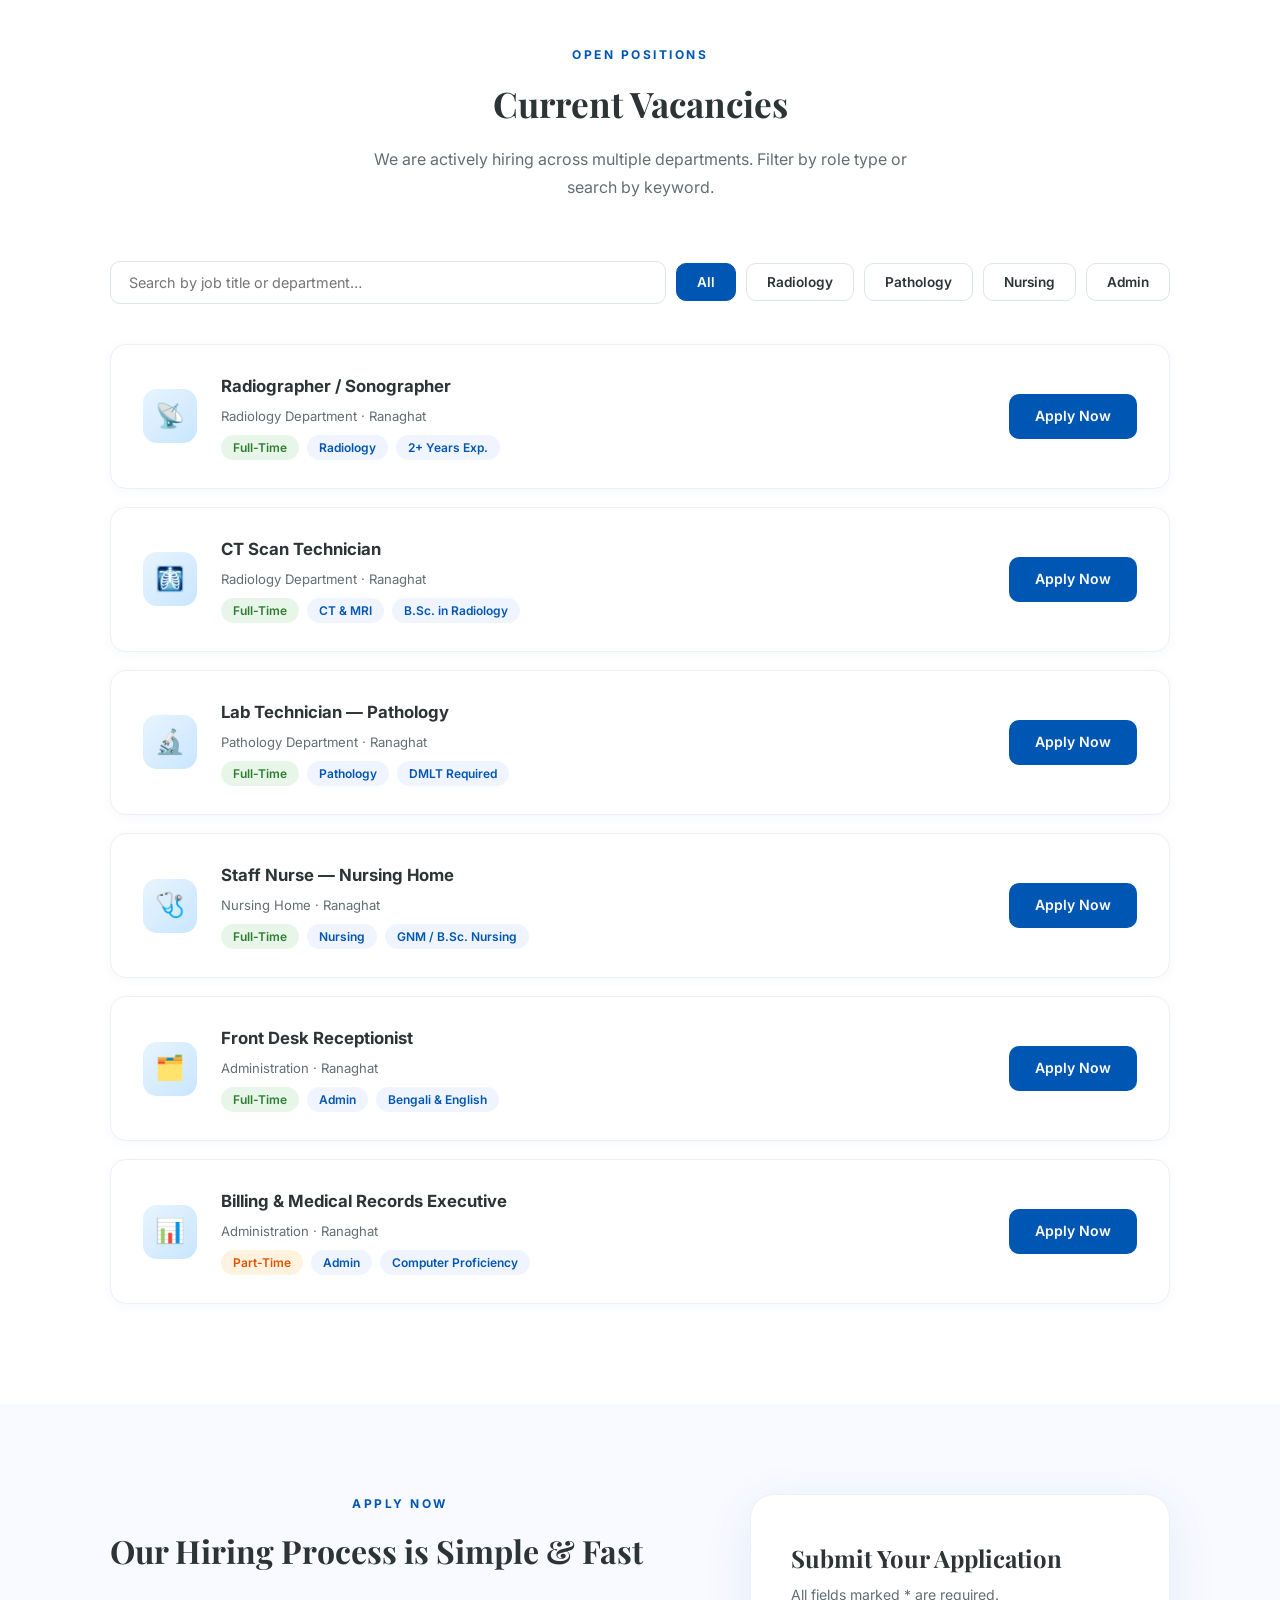
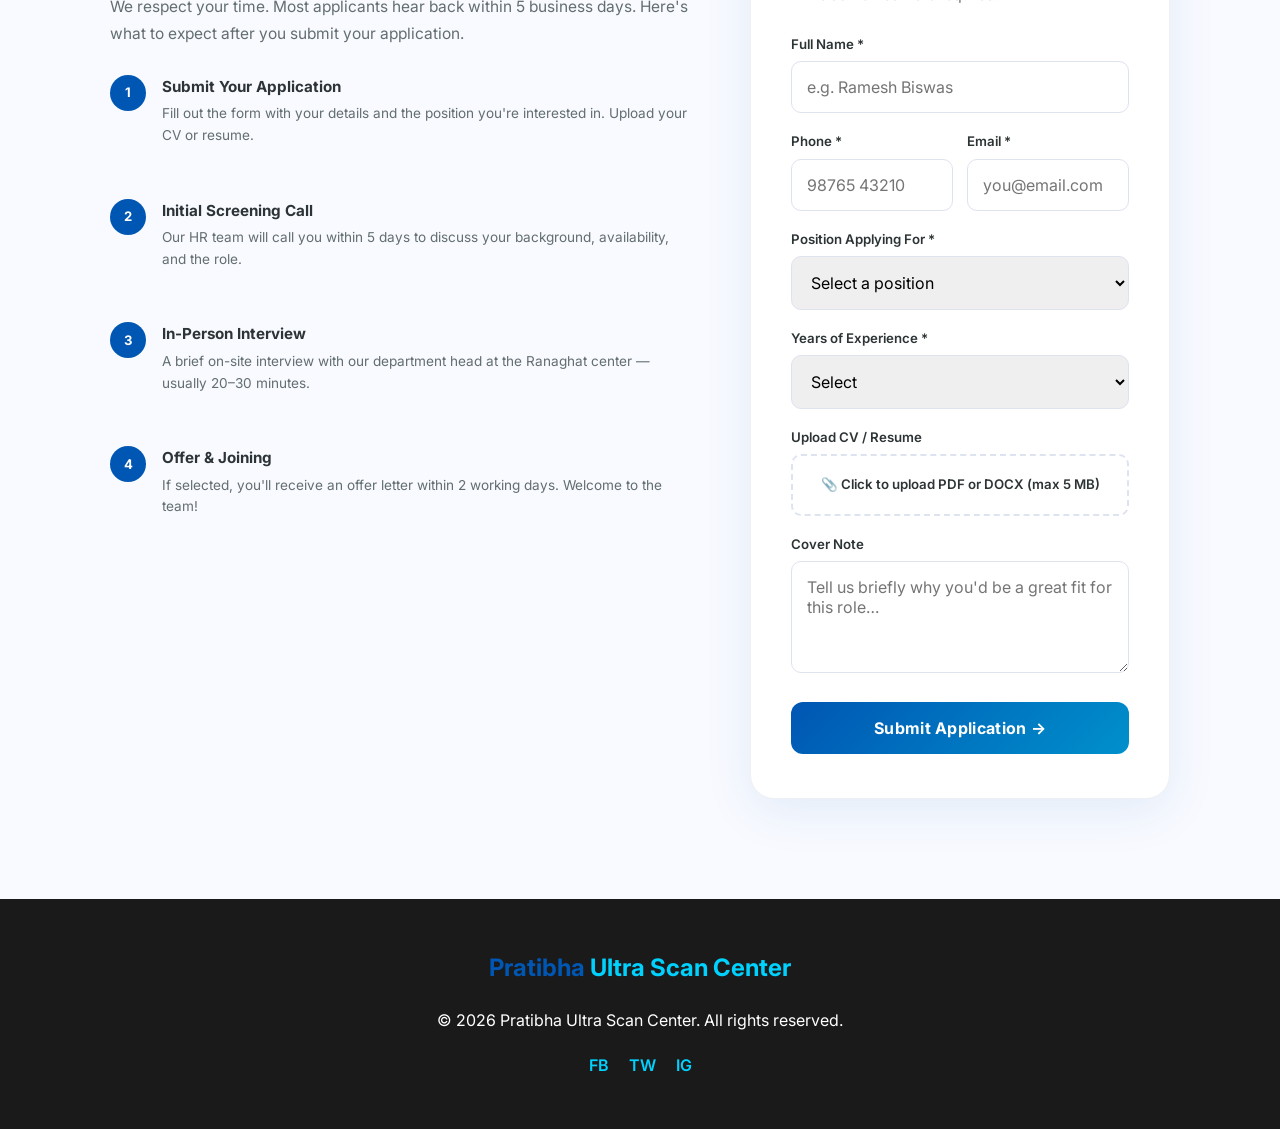
<file: html/careers.html>
<!DOCTYPE html>
<html lang="en">
<head>
    <meta charset="UTF-8">
    <meta name="viewport" content="width=device-width, initial-scale=1.0">
    <title>Careers | Pratibha Ultra Scan Center</title>
    <meta name="description" content="Join the team at Pratibha Ultra Scan Center, Ranaghat. Explore open positions in radiology, pathology, nursing, and administration.">
    <link rel="stylesheet" href="../css/style.css">
    <link rel="stylesheet" href="../css/careers.css">
</head>
<body>

    <!-- ── Navigation ───────────────────────────────── -->
    <header id="main-header">
        <nav class="container">
            <a href="../index.html" class="logo">Pratibha <span>Ultra Scan Center</span></a>
            <button class="menu-toggle" id="menuToggle" aria-label="Toggle navigation">&#9776;</button>
            <ul class="nav-links" id="navLinks">
                <li><a href="../index.html#hero">Home</a></li>
                <li><a href="../index.html#services">Services</a></li>
                <li><a href="../index.html#about">About</a></li>
                <li><a href="blog.html">Blog</a></li>
                <li><a href="careers.html" style="color:var(--primary);font-weight:700;">Careers</a></li>
                <li><a href="opd.html">OPD</a></li>
                <li><a href="../index.html#contact" class="btn-primary">Contact Us</a></li>
            </ul>
        </nav>
    </header>

    <!-- ── Hero ─────────────────────────────────────── -->
    <section class="careers-hero">
        <div class="careers-hero-inner">
            <span class="careers-hero-label">We're Hiring</span>
            <h1>Build a Career That Matters</h1>
            <p>At Pratibha Ultra Scan Center, we believe great healthcare starts with great people. Join our dedicated team and help thousands of patients in Ranaghat and beyond receive accurate, compassionate care.</p>
            <div class="hero-cta-group">
                <a href="#open-positions" class="btn-white">View Open Positions</a>
                <a href="#apply" class="btn-outline-white">Send General Application</a>
            </div>
        </div>
    </section>

    <!-- ── Why Work With Us ──────────────────────────── -->
    <section class="values-section">
        <div class="container">
            <span class="section-label">Why Join Us</span>
            <h2 class="section-title">A Place Where You Grow</h2>
            <p class="section-sub">We offer more than a job — we offer a purpose. Here's why our team loves working at Pratibha Ultra Scan Center.</p>
            <div class="values-grid">
                <div class="value-card">
                    <div class="value-icon">🏥</div>
                    <h3>Modern Equipment</h3>
                    <p>Work with the latest diagnostic technology — from high-resolution CT scanners to advanced pathology systems — to deliver accurate results every time.</p>
                </div>
                <div class="value-card">
                    <div class="value-icon">📈</div>
                    <h3>Career Growth</h3>
                    <p>We invest in our people. Regular training programs, workshops, and opportunities for specialisation help you grow professionally every year.</p>
                </div>
                <div class="value-card">
                    <div class="value-icon">🤝</div>
                    <h3>Collaborative Team</h3>
                    <p>Our centre has been a trusted institution in Ranaghat for over a decade. You'll join a tight-knit, experienced, and supportive team environment.</p>
                </div>
                <div class="value-card">
                    <div class="value-icon">💰</div>
                    <h3>Competitive Pay</h3>
                    <p>We offer market-aligned salaries, timely increments based on performance, and additional benefits to reward your expertise and dedication.</p>
                </div>
                <div class="value-card">
                    <div class="value-icon">⏰</div>
                    <h3>Stable Hours</h3>
                    <p>Predictable shifts and a structured roster give you work-life balance — so you can deliver your best care without burning out.</p>
                </div>
                <div class="value-card">
                    <div class="value-icon">🌟</div>
                    <h3>Real Impact</h3>
                    <p>Every scan, every test, every diagnosis you contribute to changes a patient's life. The work you do here genuinely matters to real people.</p>
                </div>
            </div>
        </div>
    </section>

    <!-- ── Open Positions ────────────────────────────── -->
    <section class="jobs-section" id="open-positions">
        <div class="container">
            <span class="section-label">Open Positions</span>
            <h2 class="section-title">Current Vacancies</h2>
            <p class="section-sub">We are actively hiring across multiple departments. Filter by role type or search by keyword.</p>

            <!-- Filter Bar -->
            <div class="jobs-filter-bar">
                <input type="text" id="jobSearch" placeholder="Search by job title or department…">
                <button class="dept-btn active" data-dept="all">All</button>
                <button class="dept-btn" data-dept="radiology">Radiology</button>
                <button class="dept-btn" data-dept="pathology">Pathology</button>
                <button class="dept-btn" data-dept="nursing">Nursing</button>
                <button class="dept-btn" data-dept="admin">Admin</button>
            </div>

            <!-- Job Listings -->
            <div class="jobs-list" id="jobsList">

                <div class="job-card" data-dept="radiology">
                    <div class="job-icon">📡</div>
                    <div class="job-info">
                        <h3>Radiographer / Sonographer</h3>
                        <p class="job-dept">Radiology Department · Ranaghat</p>
                        <div class="job-tags">
                            <span class="job-tag full-time">Full-Time</span>
                            <span class="job-tag">Radiology</span>
                            <span class="job-tag">2+ Years Exp.</span>
                        </div>
                    </div>
                    <a href="#apply" class="apply-btn">Apply Now</a>
                </div>

                <div class="job-card" data-dept="radiology">
                    <div class="job-icon">🩻</div>
                    <div class="job-info">
                        <h3>CT Scan Technician</h3>
                        <p class="job-dept">Radiology Department · Ranaghat</p>
                        <div class="job-tags">
                            <span class="job-tag full-time">Full-Time</span>
                            <span class="job-tag">CT &amp; MRI</span>
                            <span class="job-tag">B.Sc. in Radiology</span>
                        </div>
                    </div>
                    <a href="#apply" class="apply-btn">Apply Now</a>
                </div>

                <div class="job-card" data-dept="pathology">
                    <div class="job-icon">🔬</div>
                    <div class="job-info">
                        <h3>Lab Technician — Pathology</h3>
                        <p class="job-dept">Pathology Department · Ranaghat</p>
                        <div class="job-tags">
                            <span class="job-tag full-time">Full-Time</span>
                            <span class="job-tag">Pathology</span>
                            <span class="job-tag">DMLT Required</span>
                        </div>
                    </div>
                    <a href="#apply" class="apply-btn">Apply Now</a>
                </div>

                <div class="job-card" data-dept="nursing">
                    <div class="job-icon">🩺</div>
                    <div class="job-info">
                        <h3>Staff Nurse — Nursing Home</h3>
                        <p class="job-dept">Nursing Home · Ranaghat</p>
                        <div class="job-tags">
                            <span class="job-tag full-time">Full-Time</span>
                            <span class="job-tag">Nursing</span>
                            <span class="job-tag">GNM / B.Sc. Nursing</span>
                        </div>
                    </div>
                    <a href="#apply" class="apply-btn">Apply Now</a>
                </div>

                <div class="job-card" data-dept="admin">
                    <div class="job-icon">🗂️</div>
                    <div class="job-info">
                        <h3>Front Desk Receptionist</h3>
                        <p class="job-dept">Administration · Ranaghat</p>
                        <div class="job-tags">
                            <span class="job-tag full-time">Full-Time</span>
                            <span class="job-tag">Admin</span>
                            <span class="job-tag">Bengali &amp; English</span>
                        </div>
                    </div>
                    <a href="#apply" class="apply-btn">Apply Now</a>
                </div>

                <div class="job-card" data-dept="admin">
                    <div class="job-icon">📊</div>
                    <div class="job-info">
                        <h3>Billing &amp; Medical Records Executive</h3>
                        <p class="job-dept">Administration · Ranaghat</p>
                        <div class="job-tags">
                            <span class="job-tag part-time">Part-Time</span>
                            <span class="job-tag">Admin</span>
                            <span class="job-tag">Computer Proficiency</span>
                        </div>
                    </div>
                    <a href="#apply" class="apply-btn">Apply Now</a>
                </div>

            </div>
            <p class="no-jobs" id="noJobs">No positions match your search. Try a different keyword or department.</p>
        </div>
    </section>

    <!-- ── Application Form ──────────────────────────── -->
    <section class="apply-section" id="apply">
        <div class="container">
            <div class="apply-layout">

                <!-- Left: Process Info -->
                <div class="apply-info">
                    <span class="section-label">Apply Now</span>
                    <h2>Our Hiring Process is Simple &amp; Fast</h2>
                    <p>We respect your time. Most applicants hear back within 5 business days. Here's what to expect after you submit your application.</p>

                    <div class="process-step">
                        <div class="step-num">1</div>
                        <div class="step-text">
                            <h4>Submit Your Application</h4>
                            <p>Fill out the form with your details and the position you're interested in. Upload your CV or resume.</p>
                        </div>
                    </div>
                    <div class="process-step">
                        <div class="step-num">2</div>
                        <div class="step-text">
                            <h4>Initial Screening Call</h4>
                            <p>Our HR team will call you within 5 days to discuss your background, availability, and the role.</p>
                        </div>
                    </div>
                    <div class="process-step">
                        <div class="step-num">3</div>
                        <div class="step-text">
                            <h4>In-Person Interview</h4>
                            <p>A brief on-site interview with our department head at the Ranaghat center — usually 20–30 minutes.</p>
                        </div>
                    </div>
                    <div class="process-step">
                        <div class="step-num">4</div>
                        <div class="step-text">
                            <h4>Offer &amp; Joining</h4>
                            <p>If selected, you'll receive an offer letter within 2 working days. Welcome to the team!</p>
                        </div>
                    </div>
                </div>

                <!-- Right: Form Card -->
                <div class="apply-card">
                    <h3>Submit Your Application</h3>
                    <p>All fields marked * are required.</p>

                    <form class="apply-form" id="applyForm" novalidate>
                        <div class="form-group">
                            <label for="a-name">Full Name *</label>
                            <input type="text" id="a-name" placeholder="e.g. Ramesh Biswas" required>
                        </div>
                        <div class="form-group row2">
                            <div>
                                <label for="a-phone">Phone *</label>
                                <input type="tel" id="a-phone" placeholder="98765 43210" required>
                            </div>
                            <div>
                                <label for="a-email">Email *</label>
                                <input type="email" id="a-email" placeholder="you@email.com" required>
                            </div>
                        </div>
                        <div class="form-group">
                            <label for="a-role">Position Applying For *</label>
                            <select id="a-role" required>
                                <option value="" disabled selected>Select a position</option>
                                <option>Radiographer / Sonographer</option>
                                <option>CT Scan Technician</option>
                                <option>Lab Technician — Pathology</option>
                                <option>Staff Nurse — Nursing Home</option>
                                <option>Front Desk Receptionist</option>
                                <option>Billing &amp; Medical Records Executive</option>
                                <option>General / Other</option>
                            </select>
                        </div>
                        <div class="form-group">
                            <label for="a-exp">Years of Experience *</label>
                            <select id="a-exp" required>
                                <option value="" disabled selected>Select</option>
                                <option>Fresher (0 years)</option>
                                <option>1–2 Years</option>
                                <option>3–5 Years</option>
                                <option>5+ Years</option>
                            </select>
                        </div>
                        <div class="form-group">
                            <label>Upload CV / Resume</label>
                            <label class="file-upload-label" for="a-cv">
                                📎 Click to upload PDF or DOCX (max 5 MB)
                                <input type="file" id="a-cv" accept=".pdf,.doc,.docx" style="display:none" onchange="updateFileLabel(this)">
                            </label>
                        </div>
                        <div class="form-group">
                            <label for="a-msg">Cover Note</label>
                            <textarea id="a-msg" rows="4" placeholder="Tell us briefly why you'd be a great fit for this role…"></textarea>
                        </div>
                        <button type="submit" class="submit-apply-btn" id="submitApplyBtn">Submit Application →</button>
                    </form>

                    <div class="form-success" id="formSuccess">
                        <div class="success-icon">✅</div>
                        <h3>Application Received!</h3>
                        <p>Thank you for applying. Our HR team will contact you within 5 business days on the phone number you provided.</p>
                        <p style="margin-top:10px;"><strong>Pratibha Ultra Scan Center</strong><br>Jagpur Road, Anulia, Ranaghat</p>
                    </div>
                </div>

            </div>
        </div>
    </section>

    <!-- ── Footer ────────────────────────────────────── -->
    <footer class="footer">
        <div class="container">
            <div class="footer-content">
                <div class="logo">Pratibha <span>Ultra Scan Center</span></div>
                <p>&copy; 2026 Pratibha Ultra Scan Center. All rights reserved.</p>
                <div class="social-links">
                    <a href="#">FB</a>
                    <a href="#">TW</a>
                    <a href="#">IG</a>
                </div>
            </div>
        </div>
    </footer>

    <script>
        // ── Hamburger ─────────────────────────────────
        const menuToggle = document.getElementById('menuToggle');
        const navLinks   = document.getElementById('navLinks');
        menuToggle.addEventListener('click', () => navLinks.classList.toggle('open'));
        navLinks.querySelectorAll('a').forEach(l => l.addEventListener('click', () => navLinks.classList.remove('open')));

        // ── Job Filter ────────────────────────────────
        const jobCards  = [...document.querySelectorAll('.job-card')];
        const deptBtns  = document.querySelectorAll('.dept-btn');
        const jobSearch = document.getElementById('jobSearch');
        const noJobs    = document.getElementById('noJobs');

        function filterJobs() {
            const activeDept = document.querySelector('.dept-btn.active').dataset.dept;
            const term       = jobSearch.value.toLowerCase().trim();
            let visible = 0;
            jobCards.forEach(card => {
                const deptMatch = activeDept === 'all' || card.dataset.dept === activeDept;
                const textMatch = !term || card.textContent.toLowerCase().includes(term);
                const show = deptMatch && textMatch;
                card.style.display = show ? '' : 'none';
                if (show) visible++;
            });
            noJobs.style.display = visible === 0 ? 'block' : 'none';
        }

        deptBtns.forEach(btn => {
            btn.addEventListener('click', () => {
                deptBtns.forEach(b => b.classList.remove('active'));
                btn.classList.add('active');
                filterJobs();
            });
        });
        jobSearch.addEventListener('input', filterJobs);

        // ── File Upload Label ─────────────────────────
        function updateFileLabel(input) {
            const label = input.closest('.file-upload-label');
            label.textContent = input.files[0] ? `✅ ${input.files[0].name}` : '📎 Click to upload PDF or DOCX (max 5 MB)';
        }

        // ── Application Form Submit ───────────────────
        document.getElementById('applyForm').addEventListener('submit', e => {
            e.preventDefault();
            const required = e.target.querySelectorAll('[required]');
            let valid = true;
            required.forEach(f => {
                if (!f.value.trim()) { f.style.borderColor = '#e74c3c'; valid = false; }
                else f.style.borderColor = '';
            });
            if (!valid) return;

            const btn = document.getElementById('submitApplyBtn');
            btn.textContent = 'Submitting…';
            btn.disabled = true;

            setTimeout(() => {
                document.getElementById('applyForm').style.display = 'none';
                document.getElementById('formSuccess').style.display = 'block';
            }, 800);
        });
    </script>
</body>
</html>
</file>
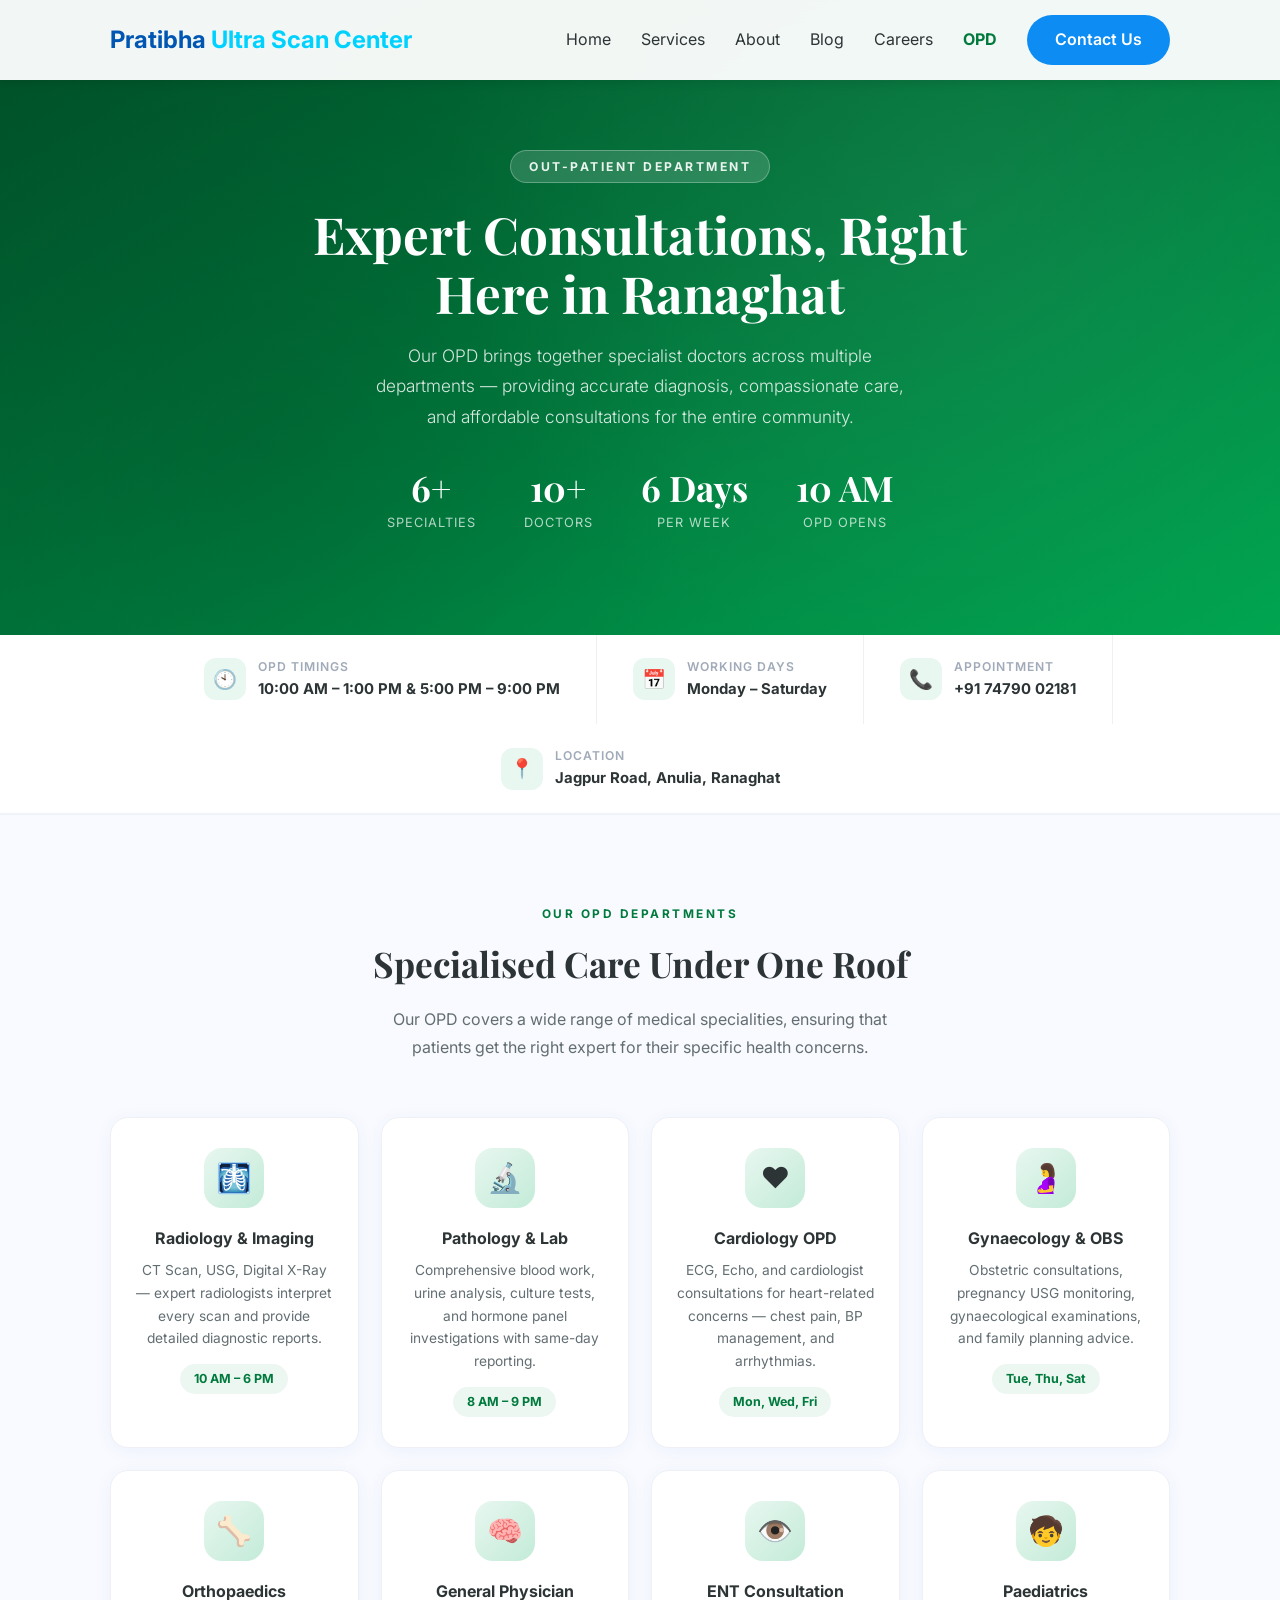
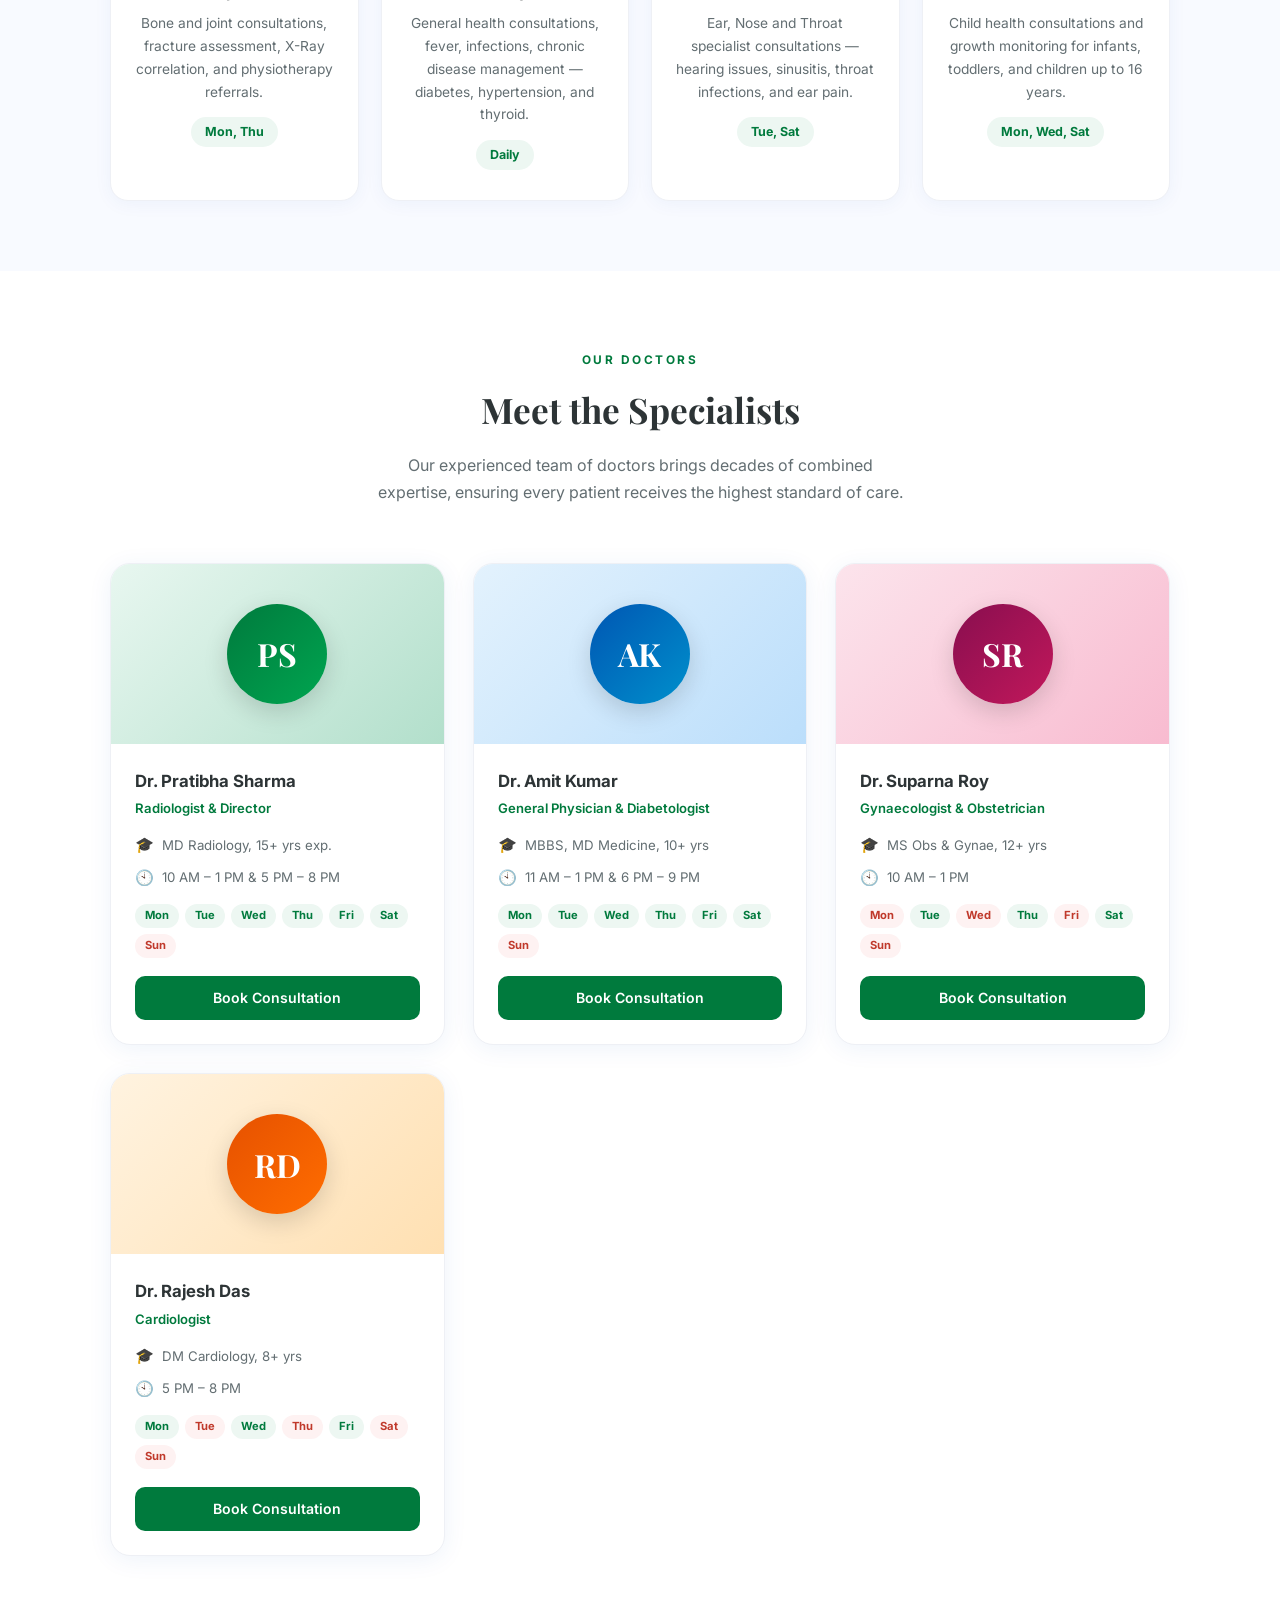
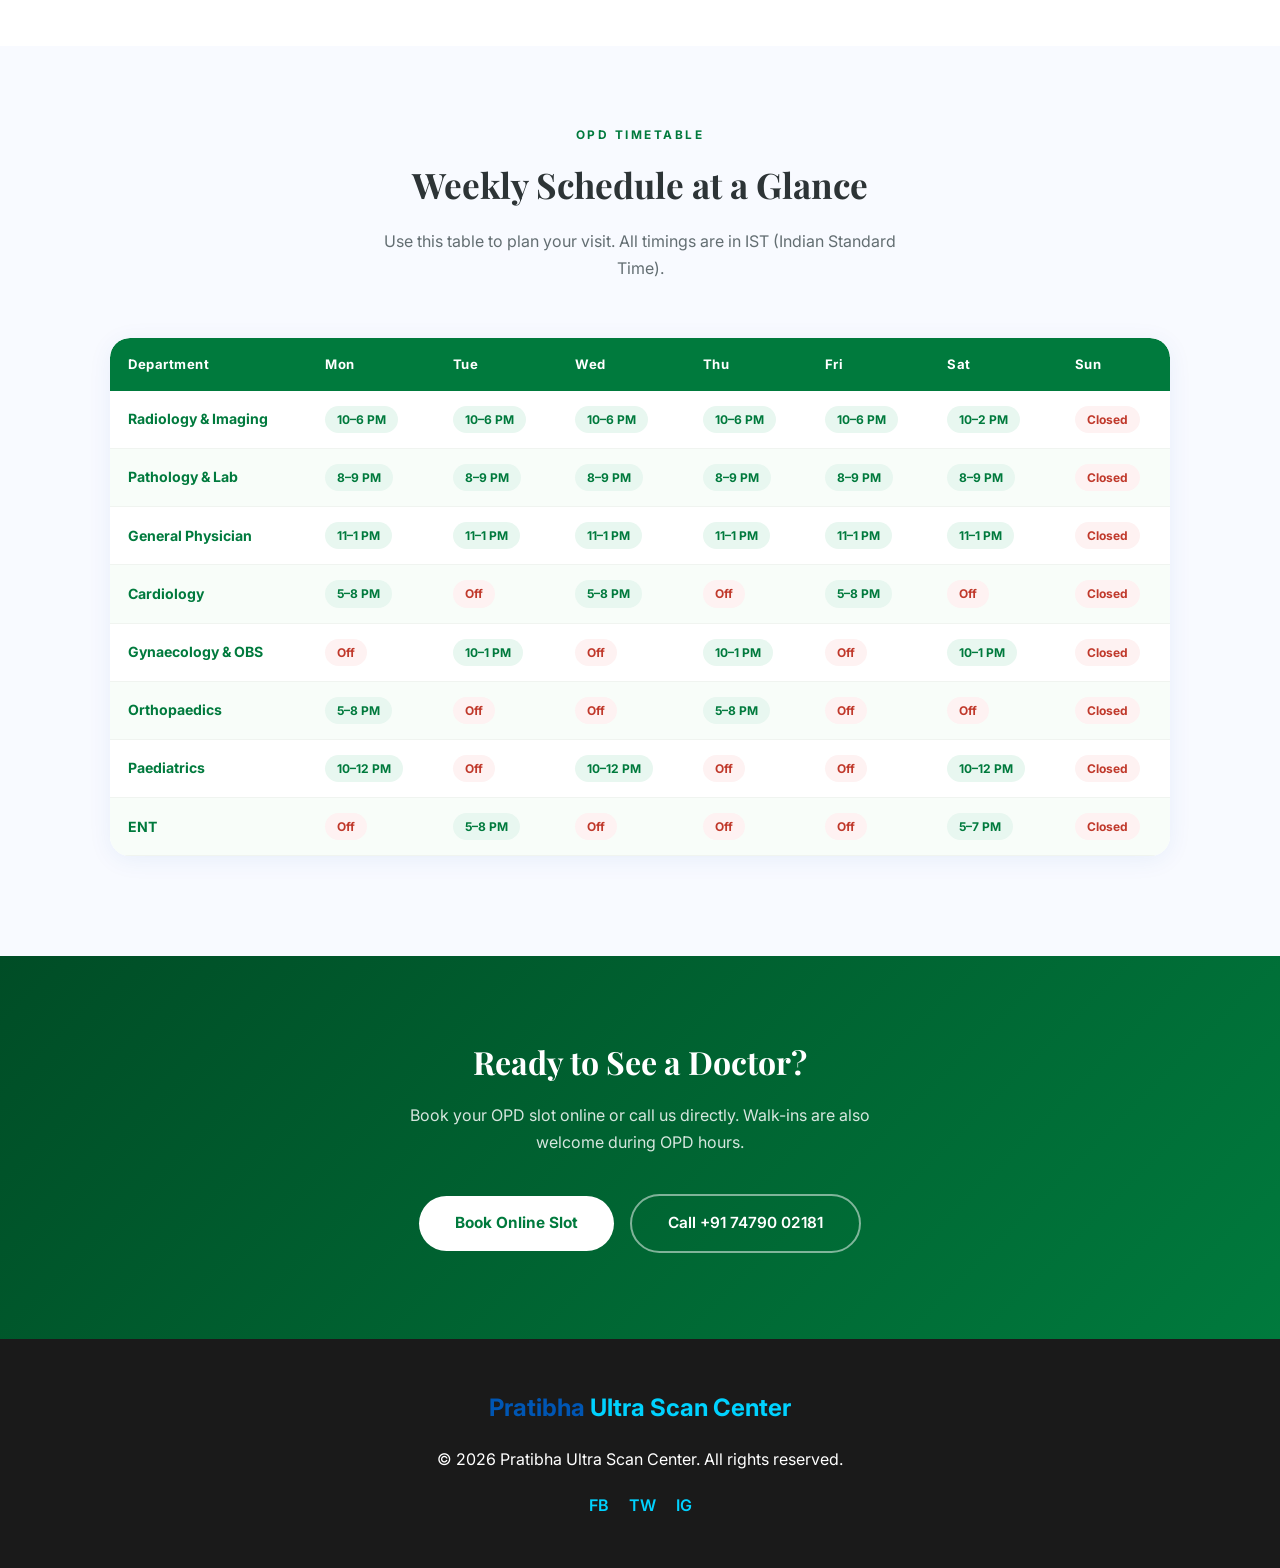
<file: html/opd.html>
<!DOCTYPE html>
<html lang="en">
<head>
    <meta charset="UTF-8">
    <meta name="viewport" content="width=device-width, initial-scale=1.0">
    <title>OPD | Pratibha Ultra Scan Center</title>
    <meta name="description" content="Out-Patient Department at Pratibha Ultra Scan Center, Ranaghat — doctor schedules, OPD timings, and departments.">
    <link rel="stylesheet" href="../css/style.css">
    <link rel="stylesheet" href="../css/opd.css">
</head>
<body>

    <!-- ── Navigation ───────────────────────────────── -->
    <header id="main-header">
        <nav class="container">
            <a href="../index.html" class="logo">Pratibha <span>Ultra Scan Center</span></a>
            <button class="menu-toggle" id="menuToggle" aria-label="Toggle navigation">&#9776;</button>
            <ul class="nav-links" id="navLinks">
                <li><a href="../index.html#hero">Home</a></li>
                <li><a href="../index.html#services">Services</a></li>
                <li><a href="../index.html#about">About</a></li>
                <li><a href="blog.html">Blog</a></li>
                <li><a href="careers.html">Careers</a></li>
                <li><a href="opd.html" style="color:#007a3d;font-weight:700;">OPD</a></li>
                <li><a href="../index.html#contact" class="btn-primary">Contact Us</a></li>
            </ul>
        </nav>
    </header>

    <!-- ── Hero ─────────────────────────────────────── -->
    <section class="opd-hero">
        <div class="opd-hero-inner">
            <span class="opd-hero-label">Out-Patient Department</span>
            <h1>Expert Consultations, Right Here in Ranaghat</h1>
            <p>Our OPD brings together specialist doctors across multiple departments — providing accurate diagnosis, compassionate care, and affordable consultations for the entire community.</p>
            <div class="opd-hero-stats">
                <div class="opd-stat"><span class="num">6+</span><span class="lbl">Specialties</span></div>
                <div class="opd-stat"><span class="num">10+</span><span class="lbl">Doctors</span></div>
                <div class="opd-stat"><span class="num">6 Days</span><span class="lbl">Per Week</span></div>
                <div class="opd-stat"><span class="num">10 AM</span><span class="lbl">OPD Opens</span></div>
            </div>
        </div>
    </section>

    <!-- ── Quick Info Bar ────────────────────────────── -->
    <div class="opd-info-bar">
        <div class="opd-info-bar-inner">
            <div class="info-bar-item">
                <div class="info-bar-icon">🕙</div>
                <div class="info-bar-text">
                    <p>OPD Timings</p>
                    <strong>10:00 AM – 1:00 PM &amp; 5:00 PM – 9:00 PM</strong>
                </div>
            </div>
            <div class="info-bar-item">
                <div class="info-bar-icon">📅</div>
                <div class="info-bar-text">
                    <p>Working Days</p>
                    <strong>Monday – Saturday</strong>
                </div>
            </div>
            <div class="info-bar-item">
                <div class="info-bar-icon">📞</div>
                <div class="info-bar-text">
                    <p>Appointment</p>
                    <strong>+91 74790 02181</strong>
                </div>
            </div>
            <div class="info-bar-item">
                <div class="info-bar-icon">📍</div>
                <div class="info-bar-text">
                    <p>Location</p>
                    <strong>Jagpur Road, Anulia, Ranaghat</strong>
                </div>
            </div>
        </div>
    </div>

    <!-- ── Departments ───────────────────────────────── -->
    <section class="dept-section">
        <div class="container">
            <span class="section-label">Our OPD Departments</span>
            <h2 class="section-title">Specialised Care Under One Roof</h2>
            <p class="section-sub">Our OPD covers a wide range of medical specialities, ensuring that patients get the right expert for their specific health concerns.</p>
            <div class="dept-grid">

                <div class="dept-card">
                    <div class="dept-card-icon">🩻</div>
                    <h3>Radiology &amp; Imaging</h3>
                    <p>CT Scan, USG, Digital X-Ray — expert radiologists interpret every scan and provide detailed diagnostic reports.</p>
                    <span class="dept-timing">10 AM – 6 PM</span>
                </div>

                <div class="dept-card">
                    <div class="dept-card-icon">🔬</div>
                    <h3>Pathology &amp; Lab</h3>
                    <p>Comprehensive blood work, urine analysis, culture tests, and hormone panel investigations with same-day reporting.</p>
                    <span class="dept-timing">8 AM – 9 PM</span>
                </div>

                <div class="dept-card">
                    <div class="dept-card-icon">❤️</div>
                    <h3>Cardiology OPD</h3>
                    <p>ECG, Echo, and cardiologist consultations for heart-related concerns — chest pain, BP management, and arrhythmias.</p>
                    <span class="dept-timing">Mon, Wed, Fri</span>
                </div>

                <div class="dept-card">
                    <div class="dept-card-icon">🤰</div>
                    <h3>Gynaecology &amp; OBS</h3>
                    <p>Obstetric consultations, pregnancy USG monitoring, gynaecological examinations, and family planning advice.</p>
                    <span class="dept-timing">Tue, Thu, Sat</span>
                </div>

                <div class="dept-card">
                    <div class="dept-card-icon">🦴</div>
                    <h3>Orthopaedics</h3>
                    <p>Bone and joint consultations, fracture assessment, X-Ray correlation, and physiotherapy referrals.</p>
                    <span class="dept-timing">Mon, Thu</span>
                </div>

                <div class="dept-card">
                    <div class="dept-card-icon">🧠</div>
                    <h3>General Physician</h3>
                    <p>General health consultations, fever, infections, chronic disease management — diabetes, hypertension, and thyroid.</p>
                    <span class="dept-timing">Daily</span>
                </div>

                <div class="dept-card">
                    <div class="dept-card-icon">👁️</div>
                    <h3>ENT Consultation</h3>
                    <p>Ear, Nose and Throat specialist consultations — hearing issues, sinusitis, throat infections, and ear pain.</p>
                    <span class="dept-timing">Tue, Sat</span>
                </div>

                <div class="dept-card">
                    <div class="dept-card-icon">🧒</div>
                    <h3>Paediatrics</h3>
                    <p>Child health consultations and growth monitoring for infants, toddlers, and children up to 16 years.</p>
                    <span class="dept-timing">Mon, Wed, Sat</span>
                </div>

            </div>
        </div>
    </section>

    <!-- ── Doctor Profiles ───────────────────────────── -->
    <section class="doctors-section">
        <div class="container">
            <span class="section-label">Our Doctors</span>
            <h2 class="section-title">Meet the Specialists</h2>
            <p class="section-sub">Our experienced team of doctors brings decades of combined expertise, ensuring every patient receives the highest standard of care.</p>
            <div class="doctors-grid">

                <div class="doctor-card">
                    <div class="doctor-avatar-wrapper" style="background:linear-gradient(135deg,#e8f7f0,#b2dfcb);">
                        <div class="doctor-avatar" style="background:linear-gradient(135deg,#007a3d,#00a550);">PS</div>
                    </div>
                    <div class="doctor-body">
                        <h3>Dr. Pratibha Sharma</h3>
                        <p class="doctor-spec">Radiologist &amp; Director</p>
                        <div class="doctor-detail"><span>🎓</span><span>MD Radiology, 15+ yrs exp.</span></div>
                        <div class="doctor-detail"><span>🕙</span><span>10 AM – 1 PM &amp; 5 PM – 8 PM</span></div>
                        <div class="doctor-days">
                            <span class="day-pill">Mon</span><span class="day-pill">Tue</span>
                            <span class="day-pill">Wed</span><span class="day-pill">Thu</span>
                            <span class="day-pill">Fri</span><span class="day-pill">Sat</span>
                            <span class="day-pill off">Sun</span>
                        </div>
                        <a href="appointment.html" class="book-doc-btn">Book Consultation</a>
                    </div>
                </div>

                <div class="doctor-card">
                    <div class="doctor-avatar-wrapper" style="background:linear-gradient(135deg,#e3f2fd,#bbdefb);">
                        <div class="doctor-avatar" style="background:linear-gradient(135deg,#0056b3,#0090cc);">AK</div>
                    </div>
                    <div class="doctor-body">
                        <h3>Dr. Amit Kumar</h3>
                        <p class="doctor-spec">General Physician &amp; Diabetologist</p>
                        <div class="doctor-detail"><span>🎓</span><span>MBBS, MD Medicine, 10+ yrs</span></div>
                        <div class="doctor-detail"><span>🕙</span><span>11 AM – 1 PM &amp; 6 PM – 9 PM</span></div>
                        <div class="doctor-days">
                            <span class="day-pill">Mon</span><span class="day-pill">Tue</span>
                            <span class="day-pill">Wed</span><span class="day-pill">Thu</span>
                            <span class="day-pill">Fri</span><span class="day-pill">Sat</span>
                            <span class="day-pill off">Sun</span>
                        </div>
                        <a href="appointment.html" class="book-doc-btn">Book Consultation</a>
                    </div>
                </div>

                <div class="doctor-card">
                    <div class="doctor-avatar-wrapper" style="background:linear-gradient(135deg,#fce4ec,#f8bbd0);">
                        <div class="doctor-avatar" style="background:linear-gradient(135deg,#880e4f,#c2185b);">SR</div>
                    </div>
                    <div class="doctor-body">
                        <h3>Dr. Suparna Roy</h3>
                        <p class="doctor-spec">Gynaecologist &amp; Obstetrician</p>
                        <div class="doctor-detail"><span>🎓</span><span>MS Obs &amp; Gynae, 12+ yrs</span></div>
                        <div class="doctor-detail"><span>🕙</span><span>10 AM – 1 PM</span></div>
                        <div class="doctor-days">
                            <span class="day-pill off">Mon</span><span class="day-pill">Tue</span>
                            <span class="day-pill off">Wed</span><span class="day-pill">Thu</span>
                            <span class="day-pill off">Fri</span><span class="day-pill">Sat</span>
                            <span class="day-pill off">Sun</span>
                        </div>
                        <a href="appointment.html" class="book-doc-btn">Book Consultation</a>
                    </div>
                </div>

                <div class="doctor-card">
                    <div class="doctor-avatar-wrapper" style="background:linear-gradient(135deg,#fff3e0,#ffe0b2);">
                        <div class="doctor-avatar" style="background:linear-gradient(135deg,#e65100,#ff6d00);">RD</div>
                    </div>
                    <div class="doctor-body">
                        <h3>Dr. Rajesh Das</h3>
                        <p class="doctor-spec">Cardiologist</p>
                        <div class="doctor-detail"><span>🎓</span><span>DM Cardiology, 8+ yrs</span></div>
                        <div class="doctor-detail"><span>🕙</span><span>5 PM – 8 PM</span></div>
                        <div class="doctor-days">
                            <span class="day-pill">Mon</span><span class="day-pill off">Tue</span>
                            <span class="day-pill">Wed</span><span class="day-pill off">Thu</span>
                            <span class="day-pill">Fri</span><span class="day-pill off">Sat</span>
                            <span class="day-pill off">Sun</span>
                        </div>
                        <a href="appointment.html" class="book-doc-btn">Book Consultation</a>
                    </div>
                </div>

            </div>
        </div>
    </section>

    <!-- ── Weekly Schedule Table ─────────────────────── -->
    <section class="schedule-section">
        <div class="container">
            <span class="section-label">OPD Timetable</span>
            <h2 class="section-title">Weekly Schedule at a Glance</h2>
            <p class="section-sub">Use this table to plan your visit. All timings are in IST (Indian Standard Time).</p>
            <div class="schedule-wrapper">
                <table class="schedule-table">
                    <thead>
                        <tr>
                            <th>Department</th>
                            <th>Mon</th>
                            <th>Tue</th>
                            <th>Wed</th>
                            <th>Thu</th>
                            <th>Fri</th>
                            <th>Sat</th>
                            <th>Sun</th>
                        </tr>
                    </thead>
                    <tbody>
                        <tr>
                            <td>Radiology &amp; Imaging</td>
                            <td><span class="avail-chip yes">10–6 PM</span></td>
                            <td><span class="avail-chip yes">10–6 PM</span></td>
                            <td><span class="avail-chip yes">10–6 PM</span></td>
                            <td><span class="avail-chip yes">10–6 PM</span></td>
                            <td><span class="avail-chip yes">10–6 PM</span></td>
                            <td><span class="avail-chip yes">10–2 PM</span></td>
                            <td><span class="avail-chip no">Closed</span></td>
                        </tr>
                        <tr>
                            <td>Pathology &amp; Lab</td>
                            <td><span class="avail-chip yes">8–9 PM</span></td>
                            <td><span class="avail-chip yes">8–9 PM</span></td>
                            <td><span class="avail-chip yes">8–9 PM</span></td>
                            <td><span class="avail-chip yes">8–9 PM</span></td>
                            <td><span class="avail-chip yes">8–9 PM</span></td>
                            <td><span class="avail-chip yes">8–9 PM</span></td>
                            <td><span class="avail-chip no">Closed</span></td>
                        </tr>
                        <tr>
                            <td>General Physician</td>
                            <td><span class="avail-chip yes">11–1 PM</span></td>
                            <td><span class="avail-chip yes">11–1 PM</span></td>
                            <td><span class="avail-chip yes">11–1 PM</span></td>
                            <td><span class="avail-chip yes">11–1 PM</span></td>
                            <td><span class="avail-chip yes">11–1 PM</span></td>
                            <td><span class="avail-chip yes">11–1 PM</span></td>
                            <td><span class="avail-chip no">Closed</span></td>
                        </tr>
                        <tr>
                            <td>Cardiology</td>
                            <td><span class="avail-chip yes">5–8 PM</span></td>
                            <td><span class="avail-chip no">Off</span></td>
                            <td><span class="avail-chip yes">5–8 PM</span></td>
                            <td><span class="avail-chip no">Off</span></td>
                            <td><span class="avail-chip yes">5–8 PM</span></td>
                            <td><span class="avail-chip no">Off</span></td>
                            <td><span class="avail-chip no">Closed</span></td>
                        </tr>
                        <tr>
                            <td>Gynaecology &amp; OBS</td>
                            <td><span class="avail-chip no">Off</span></td>
                            <td><span class="avail-chip yes">10–1 PM</span></td>
                            <td><span class="avail-chip no">Off</span></td>
                            <td><span class="avail-chip yes">10–1 PM</span></td>
                            <td><span class="avail-chip no">Off</span></td>
                            <td><span class="avail-chip yes">10–1 PM</span></td>
                            <td><span class="avail-chip no">Closed</span></td>
                        </tr>
                        <tr>
                            <td>Orthopaedics</td>
                            <td><span class="avail-chip yes">5–8 PM</span></td>
                            <td><span class="avail-chip no">Off</span></td>
                            <td><span class="avail-chip no">Off</span></td>
                            <td><span class="avail-chip yes">5–8 PM</span></td>
                            <td><span class="avail-chip no">Off</span></td>
                            <td><span class="avail-chip no">Off</span></td>
                            <td><span class="avail-chip no">Closed</span></td>
                        </tr>
                        <tr>
                            <td>Paediatrics</td>
                            <td><span class="avail-chip yes">10–12 PM</span></td>
                            <td><span class="avail-chip no">Off</span></td>
                            <td><span class="avail-chip yes">10–12 PM</span></td>
                            <td><span class="avail-chip no">Off</span></td>
                            <td><span class="avail-chip no">Off</span></td>
                            <td><span class="avail-chip yes">10–12 PM</span></td>
                            <td><span class="avail-chip no">Closed</span></td>
                        </tr>
                        <tr>
                            <td>ENT</td>
                            <td><span class="avail-chip no">Off</span></td>
                            <td><span class="avail-chip yes">5–8 PM</span></td>
                            <td><span class="avail-chip no">Off</span></td>
                            <td><span class="avail-chip no">Off</span></td>
                            <td><span class="avail-chip no">Off</span></td>
                            <td><span class="avail-chip yes">5–7 PM</span></td>
                            <td><span class="avail-chip no">Closed</span></td>
                        </tr>
                    </tbody>
                </table>
            </div>
        </div>
    </section>

    <!-- ── CTA Strip ─────────────────────────────────── -->
    <div class="opd-cta">
        <h2>Ready to See a Doctor?</h2>
        <p>Book your OPD slot online or call us directly. Walk-ins are also welcome during OPD hours.</p>
        <a href="appointment.html" class="btn-green">Book Online Slot</a>
        <a href="tel:+917479002181" class="btn-outline-green">Call +91 74790 02181</a>
    </div>

    <!-- ── Footer ────────────────────────────────────── -->
    <footer class="footer">
        <div class="container">
            <div class="footer-content">
                <div class="logo">Pratibha <span>Ultra Scan Center</span></div>
                <p>&copy; 2026 Pratibha Ultra Scan Center. All rights reserved.</p>
                <div class="social-links">
                    <a href="#">FB</a>
                    <a href="#">TW</a>
                    <a href="#">IG</a>
                </div>
            </div>
        </div>
    </footer>

    <script>
        const menuToggle = document.getElementById('menuToggle');
        const navLinks   = document.getElementById('navLinks');
        menuToggle.addEventListener('click', () => navLinks.classList.toggle('open'));
        navLinks.querySelectorAll('a').forEach(l => l.addEventListener('click', () => navLinks.classList.remove('open')));
    </script>
</body>
</html>
</file>
<file: css/style.css>
/* 1. CSS Variables - Our Theme Settings */
:root {
    --primary: #0056b3;      /* Deep Medical Blue */
    --secondary: #00d2ff;    /* Bright Heal Teal */
    --accent: #f8f9fa;       /* Soft Light Gray */
    --text-dark: #2d3436;    /* For Headlines */
    --text-light: #636e72;   /* For Paragraphs */
    --white: #ffffff;
    --transition: all 0.3s ease;
    --container-width: 1100px;
}

/* 2. Basic Reset - Removing browser defaults */
* {
    margin: 0;
    padding: 0;
    box-sizing: border-box;
}
body {
    font-family: 'Inter', sans-serif;
    line-height: 1.6;
    color: var(--text-dark);
    background-color: var(--white);
    overflow-x: hidden;
}
a {
    text-decoration: none;
    color: inherit;
}
ul {
    list-style: none;
}

/* 3. Utility Classes */
.container {
    max-width: var(--container-width);
    margin: 0 auto;
    padding: 0 20px;
}

/* 4. Navigation Styles */
header {
    height: 80px;
    display: flex;
    align-items: center;
    position: fixed;
    top: 0;
    width: 100%;
    background: rgba(255, 255, 255, 0.95);
    backdrop-filter: blur(10px); /* Glassmorphism effect */
    z-index: 1000;
    box-shadow: 0 2px 10px rgba(0,0,0,0.1);
}
nav {
    display: flex;
    justify-content: space-between;
    align-items: center;
    width: 100%;
}
.logo {
    font-size: 1.5rem;
    font-weight: 700;
    color: var(--primary);
    white-space: nowrap;   /* Prevent logo from wrapping */
}
.logo span {
    color: var(--secondary);
}
.nav-links {
    display: flex;
    gap: 30px;
    align-items: center;
}
.nav-links a:hover {
    color: var(--primary);
}

/* 5. Buttons */
.btn-main, .btn-primary, .btn-secondary {
    background-color: #0d8df3; /* Deeper Blue */
    color: white;
    padding: 12px 28px;
    border-radius: 50px;
    font-weight: 600;
    transition: var(--transition);
    border: none;
    cursor: pointer;
    display: inline-block;
    text-align: center;
}

.btn-main:hover, .btn-primary:hover, .btn-secondary:hover {
    background-color: #064f8c; /* Considerably darker blue for hover */
    color: white;
    transform: translateY(-4px); /* Popping up effect */
    box-shadow: 0 8px 20px rgba(6, 79, 140, 0.4);
}

/* 6. Hero Section */
#hero {
    height: 100vh;
    background: linear-gradient(to right, rgba(255,255,255,0.9), rgba(255,255,255,0.2)),
                url('../images/1.jpg'); /* Real clinic image */
    background-size: cover;
    background-position: center;
    display: flex;
    align-items: center;
    padding-top: 80px;
}
.hero-content h1 {
    font-size: 3.5rem;
    line-height: 1.2;
    margin-bottom: 20px;
    max-width: 600px;
    color: var(--primary);
}
.hero-content p {
    font-size: 1.1rem;
    color: var(--text-light);
    margin-bottom: 30px;
    max-width: 500px;
}
.hero-btns {
    display: flex;
    gap: 20px;
}

/* 7. Services Section */
.section-padding {
    padding: 100px 0;
}

.section-header {
    text-align: center;
    margin-bottom: 60px;
}

.section-header h2 {
    font-size: 2.5rem;
    color: var(--primary);
    margin-bottom: 15px;
}

.section-header p {
    max-width: 600px;
    margin: 0 auto;
    color: var(--text-light);
}

.services-grid {
    display: grid;
    grid-template-columns: repeat(auto-fit, minmax(250px, 1fr));
    gap: 30px;
}

.service-card {
    background: var(--white);
    padding: 40px;
    border-radius: 20px;
    box-shadow: 0 10px 30px rgba(0,0,0,0.05); /* Soft premium shadow */
    transition: var(--transition);
    text-align: center;
    border: 1px solid rgba(0,0,0,0.02);
    cursor: default;
}

.service-card:hover {
    transform: translateY(-10px); /* Lifts up on hover */
    box-shadow: 0 20px 40px rgba(0, 86, 179, 0.1);
    border-color: var(--secondary);
}

.service-icon {
    font-size: 3rem;
    margin-bottom: 20px;
    display: inline-block;
}

.service-card h3 {
    margin-bottom: 15px;
    font-size: 1.4rem;
    color: var(--primary);
}

.service-card p {
    color: var(--text-light);
    font-size: 0.95rem;
}

/* 8. About Section */
.bg-light {
    background-color: var(--accent);
}

.about-container {
    display: flex;
    align-items: center;
    gap: 60px;
}

.about-image {
    flex: 1;
    position: relative;
}

.about-image img {
    width: 100%;
    border-radius: 20px;
    box-shadow: 0 20px 40px rgba(0,0,0,0.1);
}

.about-experience {
    position: absolute;
    bottom: -20px;
    right: -20px;
    background: white;
    padding: 25px;
    border-radius: 15px;
    box-shadow: 0 10px 30px rgba(0,0,0,0.1);
    text-align: center;
}

.about-experience span {
    font-size: 2rem;
    font-weight: 700;
    color: var(--primary);
    display: block;
}

.about-text {
    flex: 1;
}

.subtitle {
    color: var(--secondary);
    font-weight: 600;
    text-transform: uppercase;
    letter-spacing: 2px;
    font-size: 0.9rem;
    margin-bottom: 10px;
    display: block;
}

.about-text h2 {
    font-size: 2.8rem;
    line-height: 1.2;
    margin-bottom: 25px;
    color: var(--primary);
}

.about-text p {
    color: var(--text-light);
    margin-bottom: 25px;
}

.about-features {
    margin-bottom: 35px;
}

.about-features li {
    margin-bottom: 12px;
    font-weight: 500;
    color: var(--text-dark);
}

/* Responsive adjustment for About Section */
@media (max-width: 768px) {
    .about-container {
        flex-direction: column;
    }
    
    .about-text h2 {
        font-size: 2rem;
    }
}

/* 9. Contact Section */
.contact-wrapper {
    display: flex;
    gap: 50px;
}

.contact-info {
    flex: 1;
    display: flex;
    flex-direction: column;
    gap: 30px;
}

.info-item {
    display: flex;
    gap: 20px;
    align-items: center;
}

.info-icon {
    width: 60px;
    height: 60px;
    background: var(--accent);
    border-radius: 50%;
    display: flex;
    justify-content: center;
    align-items: center;
    font-size: 1.5rem;
    color: var(--primary);
}

.info-item h4 {
    color: var(--primary);
    margin-bottom: 5px;
}

.contact-form {
    flex: 1.5;
    background: white;
    padding: 40px;
    border-radius: 20px;
    box-shadow: 0 15px 50px rgba(0,0,0,0.08);
}

.form-group {
    margin-bottom: 20px;
}

input, select, textarea {
    width: 100%;
    padding: 15px;
    border: 1px solid #ddd;
    border-radius: 10px;
    font-family: inherit;
    font-size: 1rem;
    outline: none;
    transition: var(--transition);
}

input:focus, select:focus, textarea:focus {
    border-color: var(--secondary);
    box-shadow: 0 0 10px rgba(0, 210, 255, 0.1);
}

.contact-form button {
    width: 100%;
    border: none;
    cursor: pointer;
}

/* 10. Footer */
.footer {
    background: #1a1a1a;
    color: white;
    padding: 50px 0;
    text-align: center;
}

.footer .logo span {
    color: var(--secondary);
}

.footer-content {
    display: flex;
    flex-direction: column;
    align-items: center;
    gap: 20px;
}

.social-links {
    display: flex;
    gap: 20px;
}

.social-links a {
    color: var(--secondary);
    font-weight: 600;
}

/* =============================================
   MOBILE HAMBURGER MENU BUTTON
   ============================================= */
.menu-toggle {
    display: none;
    font-size: 1.8rem;
    background: none;
    border: none;
    cursor: pointer;
    color: var(--primary);
    padding: 5px 10px;
    line-height: 1;
}

/* =============================================
   COMPREHENSIVE MOBILE STYLES (max-width: 768px)
   ============================================= */
@media (max-width: 768px) {

    /* -- Navigation -- */
    .menu-toggle {
        display: block;         /* Show hamburger on mobile */
    }
    .nav-links {
        display: none;          /* Hide nav links by default */
        flex-direction: column;
        position: absolute;
        top: 80px;
        left: 0;
        width: 100%;
        background: white;
        padding: 20px 30px;
        box-shadow: 0 8px 20px rgba(0,0,0,0.1);
        gap: 15px;
        z-index: 999;
    }
    .nav-links.open {
        display: flex;          /* Show when toggled */
    }
    .logo {
        font-size: 1.1rem;      /* Shrink logo on small screens */
    }

    /* -- Hero Section -- */
    #hero {
        height: auto;
        min-height: 100vh;
        padding-top: 100px;
        padding-bottom: 60px;
        background-position: right center;
    }
    .hero-content h1 {
        font-size: 2rem;        /* Was 3.5rem — too big for mobile */
        max-width: 100%;
    }
    .hero-content p {
        font-size: 0.95rem;
        max-width: 100%;
    }
    .hero-btns {
        flex-direction: column; /* Stack buttons vertically */
        gap: 12px;
        align-items: flex-start;
    }
    .btn-main, .btn-primary, .btn-secondary {
        padding: 12px 22px;     /* Slightly smaller padding on mobile */
        font-size: 0.9rem;
        width: fit-content;
    }

    /* -- Section General -- */
    .section-padding {
        padding: 60px 0;        /* Reduce vertical spacing on mobile */
    }
    .section-header {
        margin-bottom: 40px;
    }
    .section-header h2 {
        font-size: 1.8rem;      /* Was 2.5rem */
    }
    .section-header p {
        font-size: 0.95rem;
    }

    /* -- Services Grid -- */
    .services-grid {
        grid-template-columns: 1fr; /* 1 card per row on mobile */
        gap: 20px;
    }
    .service-card {
        padding: 25px;
    }

    /* -- About Section -- */
    .about-container {
        flex-direction: column;
        gap: 40px;
    }
    .about-text h2 {
        font-size: 1.8rem;      /* Was 2.8rem */
    }
    .about-experience {
        right: 10px;
        bottom: 10px;
        padding: 10px 14px;     /* Tighter padding — badge was too large */
        border-radius: 10px;
    }
    .about-experience span {
        font-size: 1.2rem;      /* Smaller number "10" */
    }
    .about-experience p {
        font-size: 0.7rem;      /* Smaller "Years of Service" text */
        white-space: nowrap;    /* Prevent wrapping onto 2 lines */
    }

    /* -- Contact Section -- */
    .contact-wrapper {
        flex-direction: column; /* Stack contact info + form vertically */
    }
    .contact-form {
        padding: 20px;          /* Was 40px — too wide on mobile */
    }
    .info-item {
        gap: 12px;
    }
    .info-icon {
        width: 45px;
        height: 45px;
        font-size: 1.2rem;
    }
}

/* =============================================
   EXTRA SMALL SCREENS (max-width: 400px)
   ============================================= */
@media (max-width: 400px) {
    .logo {
        font-size: 0.95rem;     /* Even smaller for very narrow screens */
    }
    .hero-content h1 {
        font-size: 1.6rem;
    }
    .section-header h2 {
        font-size: 1.5rem;
    }
    .about-text h2 {
        font-size: 1.5rem;
    }
    .contact-form {
        padding: 15px;
    }
    input, select, textarea {
        padding: 12px;
    }
}

/* =============================================
   BOOKING MODAL STYLES
   ============================================= */

/* Overlay — the dark backdrop behind the modal */
.modal-overlay {
    display: none;
    position: fixed;
    inset: 0;                          /* covers full screen */
    background: rgba(0, 0, 0, 0.55);
    backdrop-filter: blur(4px);
    z-index: 2000;
    justify-content: center;
    align-items: center;
    padding: 20px;
}
.modal-overlay.active {
    display: flex;
    animation: fadeIn 0.25s ease;
}

@keyframes fadeIn {
    from { opacity: 0; }
    to   { opacity: 1; }
}

/* The white modal card */
.modal-box {
    background: #fff;
    border-radius: 20px;
    padding: 40px;
    width: 100%;
    max-width: 620px;
    max-height: 90vh;
    overflow-y: auto;
    position: relative;
    box-shadow: 0 25px 60px rgba(0, 0, 0, 0.2);
    animation: slideUp 0.3s ease;
}

@keyframes slideUp {
    from { transform: translateY(30px); opacity: 0; }
    to   { transform: translateY(0);    opacity: 1; }
}

/* Close × button */
.modal-close {
    position: absolute;
    top: 16px;
    right: 20px;
    font-size: 1.8rem;
    background: none;
    border: none;
    cursor: pointer;
    color: var(--text-light);
    line-height: 1;
    transition: var(--transition);
}
.modal-close:hover {
    color: var(--primary);
    transform: scale(1.2);
}

/* Modal header */
.modal-header {
    text-align: center;
    margin-bottom: 30px;
}
.modal-icon {
    font-size: 2.5rem;
    display: block;
    margin-bottom: 10px;
}
.modal-header h2 {
    font-size: 1.8rem;
    color: var(--primary);
    margin-bottom: 6px;
}
.modal-header p {
    color: var(--text-light);
    font-size: 0.95rem;
}

/* Two-column row inside the booking form */
.booking-row {
    display: grid;
    grid-template-columns: 1fr 1fr;
    gap: 16px;
}

/* Labels */
.booking-form label {
    display: block;
    font-size: 0.85rem;
    font-weight: 600;
    color: var(--text-dark);
    margin-bottom: 6px;
}

/* Full-width submit button */
.booking-submit {
    width: 100%;
    margin-top: 8px;
    font-size: 1rem;
    padding: 14px;
    border-radius: 12px;
}

/* Success message screen (hidden by default) */
.booking-success {
    display: none;
    text-align: center;
    padding: 20px 0;
}
.booking-success.visible {
    display: block;
    animation: fadeIn 0.4s ease;
}
.success-icon {
    font-size: 3.5rem;
    margin-bottom: 15px;
}
.booking-success h3 {
    font-size: 1.5rem;
    color: var(--primary);
    margin-bottom: 10px;
}
.booking-success p {
    color: var(--text-light);
    margin-bottom: 25px;
}

/* Mobile adjustments for the modal */
@media (max-width: 600px) {
    .modal-box {
        padding: 25px 18px;
        border-radius: 14px;
    }
    .booking-row {
        grid-template-columns: 1fr;   /* Stack fields vertically on mobile */
    }
    .modal-header h2 {
        font-size: 1.4rem;
    }
}
</file>
<file: css/appointment.css>
/* ═══════════════════════════════════════════════════════
   appointment.css  —  Styles for the booking page only
   ═══════════════════════════════════════════════════════ */

/* ── Page Layout ─────────────────────────────────── */
.appt-page {
    min-height: 100vh;
    background: linear-gradient(135deg, #e8f4fd 0%, #f0fafe 100%);
    padding: 100px 20px 60px;
    display: flex;
    align-items: flex-start;
    justify-content: center;
}

.appt-card {
    background: #fff;
    border-radius: 24px;
    padding: 50px 50px 40px;
    width: 100%;
    max-width: 700px;
    box-shadow: 0 20px 60px rgba(0, 86, 179, 0.1);
}

/* ── Header ──────────────────────────────────────── */
.appt-header {
    text-align: center;
    margin-bottom: 36px;
}
.appt-header .page-icon {
    font-size: 3rem;
    display: block;
    margin-bottom: 12px;
}
.appt-header h1 {
    font-size: 2rem;
    color: var(--primary);
    margin-bottom: 8px;
}
.appt-header p {
    color: var(--text-light);
    font-size: 0.95rem;
}

/* ── Form ────────────────────────────────────────── */
.appt-form .row {
    display: grid;
    grid-template-columns: 1fr 1fr;
    gap: 18px;
}
.appt-form label {
    display: block;
    font-size: 0.85rem;
    font-weight: 600;
    color: var(--text-dark);
    margin-bottom: 6px;
}
.appt-form .form-group {
    margin-bottom: 18px;
}
.appt-form input.error,
.appt-form select.error,
.appt-form textarea.error {
    border-color: #e74c3c;
}
.submit-btn {
    width: 100%;
    padding: 16px;
    font-size: 1.05rem;
    border-radius: 14px;
    margin-top: 6px;
    letter-spacing: 0.3px;
}
.back-link {
    display: block;
    text-align: center;
    margin-top: 18px;
    color: var(--text-light);
    font-size: 0.9rem;
    text-decoration: none;
}
.back-link:hover { color: var(--primary); }

/* ── Receipt Card (hidden until submit) ──────────── */
.receipt-section {
    display: none;
}
.receipt-section.visible {
    display: block;
    animation: fadeUp 0.4s ease;
}
@keyframes fadeUp {
    from { opacity: 0; transform: translateY(20px); }
    to   { opacity: 1; transform: translateY(0); }
}

.receipt-card {
    border: 2px dashed var(--secondary);
    border-radius: 18px;
    padding: 30px;
    background: #f0fafe;
    margin-bottom: 24px;
}
.receipt-card .receipt-top {
    text-align: center;
    margin-bottom: 24px;
}
.receipt-card .receipt-top .tick {
    font-size: 3rem;
}
.receipt-card .receipt-top h2 {
    font-size: 1.5rem;
    color: var(--primary);
    margin: 8px 0 4px;
}
.receipt-card .receipt-top p {
    color: var(--text-light);
    font-size: 0.9rem;
}
.receipt-id {
    font-size: 0.78rem;
    color: var(--text-light);
    margin-top: 4px;
}

.receipt-table {
    width: 100%;
    border-collapse: collapse;
}
.receipt-table tr {
    border-bottom: 1px solid #e8f0fe;
}
.receipt-table tr:last-child { border-bottom: none; }
.receipt-table td {
    padding: 10px 6px;
    font-size: 0.92rem;
    vertical-align: top;
}
.receipt-table td:first-child {
    font-weight: 600;
    color: var(--text-dark);
    width: 40%;
}
.receipt-table td:last-child {
    color: var(--primary);
    font-weight: 500;
}

/* ── WhatsApp Button ─────────────────────────────── */
.wa-btn {
    display: flex;
    align-items: center;
    justify-content: center;
    gap: 10px;
    width: 100%;
    padding: 16px;
    background: #25D366;
    color: white;
    border: none;
    border-radius: 14px;
    font-size: 1.05rem;
    font-weight: 700;
    cursor: pointer;
    text-decoration: none;
    transition: all 0.3s ease;
    margin-bottom: 12px;
    font-family: 'Inter', sans-serif;
}
.wa-btn:hover {
    background: #1ebe5a;
    transform: translateY(-3px);
    box-shadow: 0 8px 20px rgba(37, 211, 102, 0.35);
}
.wa-icon {
    font-size: 1.4rem;
}
.new-appt-btn {
    width: 100%;
    padding: 13px;
    background: var(--accent);
    color: var(--primary);
    border: 2px solid var(--primary);
    border-radius: 14px;
    font-size: 0.95rem;
    font-weight: 600;
    cursor: pointer;
    font-family: 'Inter', sans-serif;
    transition: all 0.3s ease;
}
.new-appt-btn:hover {
    background: var(--primary);
    color: white;
}

/* ── Mobile ──────────────────────────────────────── */
@media (max-width: 600px) {
    .appt-card {
        padding: 30px 20px;
        border-radius: 16px;
    }
    .appt-form .row {
        grid-template-columns: 1fr;
    }
    .appt-header h1 {
        font-size: 1.5rem;
    }
}
</file>
<file: css/blog.css>
/* ═══════════════════════════════════════════════════════
   blog.css  —  Professional editorial blog styles
   ═══════════════════════════════════════════════════════ */

@import url('https://fonts.googleapis.com/css2?family=Playfair+Display:wght@600;700&family=Inter:wght@300;400;500;600;700&display=swap');

/* ── CSS Variables ───────────────────────────────────── */
:root {
    --tag-diagnostics : #1565c0;
    --tag-wellness    : #2e7d32;
    --tag-tips        : #e65100;
    --tag-pathology   : #6a1b9a;
}

/* ── Hero Banner ─────────────────────────────────────── */
.blog-hero {
    background: linear-gradient(160deg, #003366 0%, #0056b3 60%, #0090cc 100%);
    padding: 150px 20px 90px;
    position: relative;
    overflow: hidden;
}
.blog-hero::before {
    content: '';
    position: absolute;
    inset: 0;
    background: url("data:image/svg+xml,%3Csvg width='60' height='60' viewBox='0 0 60 60' xmlns='http://www.w3.org/2000/svg'%3E%3Cg fill='none' fill-rule='evenodd'%3E%3Cg fill='%23ffffff' fill-opacity='0.03'%3E%3Cpath d='M36 34v-4h-2v4h-4v2h4v4h2v-4h4v-2h-4zm0-30V0h-2v4h-4v2h4v4h2V6h4V4h-4zM6 34v-4H4v4H0v2h4v4h2v-4h4v-2H6zM6 4V0H4v4H0v2h4v4h2V6h4V4H6z'/%3E%3C/g%3E%3C/g%3E%3C/svg%3E");
}
.blog-hero-inner {
    position: relative;
    z-index: 1;
    max-width: 760px;
    margin: 0 auto;
    text-align: center;
    color: white;
}
.blog-hero-label {
    display: inline-block;
    background: rgba(255,255,255,0.15);
    border: 1px solid rgba(255,255,255,0.3);
    color: rgba(255,255,255,0.9);
    font-size: 0.78rem;
    font-weight: 600;
    letter-spacing: 2.5px;
    text-transform: uppercase;
    padding: 6px 18px;
    border-radius: 50px;
    margin-bottom: 22px;
}
.blog-hero h1 {
    font-family: 'Playfair Display', serif;
    font-size: 3.4rem;
    font-weight: 700;
    line-height: 1.15;
    margin-bottom: 18px;
    letter-spacing: -0.5px;
}
.blog-hero p {
    font-size: 1.1rem;
    opacity: 0.82;
    max-width: 560px;
    margin: 0 auto 36px;
    font-weight: 300;
    line-height: 1.7;
}
.blog-hero-search {
    display: flex;
    max-width: 480px;
    margin: 0 auto;
    background: white;
    border-radius: 50px;
    overflow: hidden;
    box-shadow: 0 10px 40px rgba(0,0,0,0.2);
}
.blog-hero-search input {
    flex: 1;
    border: none;
    padding: 15px 22px;
    font-size: 0.95rem;
    font-family: 'Inter', sans-serif;
    outline: none;
    color: #333;
    border-radius: 0;
    box-shadow: none;
}
.blog-hero-search button {
    background: var(--primary);
    color: white;
    border: none;
    padding: 15px 26px;
    font-weight: 600;
    font-size: 0.9rem;
    cursor: pointer;
    font-family: 'Inter', sans-serif;
    transition: background 0.25s;
    border-radius: 0 50px 50px 0;
}
.blog-hero-search button:hover { background: #003f80; }

/* ── Stats Bar ───────────────────────────────────────── */
.blog-stats {
    background: white;
    border-bottom: 1px solid #eef0f4;
    padding: 18px 0;
}
.blog-stats-inner {
    display: flex;
    justify-content: center;
    gap: 60px;
    flex-wrap: wrap;
}
.stat-item {
    text-align: center;
}
.stat-item span {
    display: block;
    font-size: 1.4rem;
    font-weight: 700;
    color: var(--primary);
}
.stat-item p {
    font-size: 0.78rem;
    color: var(--text-light);
    text-transform: uppercase;
    letter-spacing: 1px;
    font-weight: 500;
}

/* ── Category Tab Bar ────────────────────────────────── */
.category-bar {
    background: white;
    border-bottom: 2px solid #f0f2f5;
    position: sticky;
    top: 80px;
    z-index: 100;
}
.category-bar-inner {
    display: flex;
    gap: 0;
    overflow-x: auto;
    scrollbar-width: none;
}
.category-bar-inner::-webkit-scrollbar { display: none; }
.cat-tab {
    padding: 16px 26px;
    border: none;
    background: none;
    font-family: 'Inter', sans-serif;
    font-size: 0.88rem;
    font-weight: 600;
    color: var(--text-light);
    cursor: pointer;
    border-bottom: 3px solid transparent;
    white-space: nowrap;
    transition: all 0.2s;
    margin-bottom: -2px;
}
.cat-tab:hover { color: var(--primary); }
.cat-tab.active {
    color: var(--primary);
    border-bottom-color: var(--primary);
}

/* ── Main Layout: Content + Sidebar ─────────────────── */
.blog-layout {
    padding: 60px 0 100px;
}
.blog-layout-inner {
    display: grid;
    grid-template-columns: 1fr 340px;
    gap: 50px;
    align-items: start;
}

/* ── Featured Article (top of content column) ────────── */
.featured-article {
    background: white;
    border-radius: 20px;
    overflow: hidden;
    box-shadow: 0 4px 24px rgba(0,86,179,0.07);
    margin-bottom: 40px;
    border: 1px solid #eef0f5;
    transition: box-shadow 0.3s;
}
.featured-article:hover {
    box-shadow: 0 12px 40px rgba(0,86,179,0.12);
}
.featured-img {
    width: 100%;
    height: 300px;
    display: flex;
    align-items: center;
    justify-content: center;
    background: linear-gradient(135deg, #003366 0%, #0056b3 100%);
    position: relative;
    overflow: hidden;
}
.featured-img::after {
    content: '';
    position: absolute;
    inset: 0;
    background: linear-gradient(to top, rgba(0,30,80,0.7) 0%, transparent 60%);
}
.featured-img-icon {
    font-size: 6rem;
    opacity: 0.2;
    position: absolute;
    right: 40px;
    bottom: 20px;
    z-index: 0;
}
.featured-badge {
    position: absolute;
    top: 20px;
    left: 20px;
    background: var(--secondary);
    color: #003366;
    font-size: 0.7rem;
    font-weight: 700;
    letter-spacing: 1.5px;
    text-transform: uppercase;
    padding: 5px 14px;
    border-radius: 50px;
    z-index: 1;
}
.featured-body {
    padding: 36px;
}
.article-tag {
    display: inline-block;
    font-size: 0.72rem;
    font-weight: 700;
    letter-spacing: 1.5px;
    text-transform: uppercase;
    padding: 4px 14px;
    border-radius: 4px;
    margin-bottom: 14px;
    color: white;
    background: var(--tag-diagnostics);
}
.article-tag.wellness  { background: var(--tag-wellness); }
.article-tag.tips      { background: var(--tag-tips); }
.article-tag.pathology { background: var(--tag-pathology); }
.featured-body h2 {
    font-family: 'Playfair Display', serif;
    font-size: 1.85rem;
    line-height: 1.3;
    color: var(--text-dark);
    margin-bottom: 14px;
}
.featured-body > p {
    color: var(--text-light);
    line-height: 1.75;
    font-size: 0.97rem;
    margin-bottom: 24px;
}
.article-meta {
    display: flex;
    align-items: center;
    gap: 20px;
    font-size: 0.82rem;
    color: var(--text-light);
    padding-top: 20px;
    border-top: 1px solid #f0f2f5;
    flex-wrap: wrap;
}
.author-avatar {
    width: 34px;
    height: 34px;
    border-radius: 50%;
    background: linear-gradient(135deg, var(--primary), var(--secondary));
    display: flex;
    align-items: center;
    justify-content: center;
    color: white;
    font-weight: 700;
    font-size: 0.8rem;
    flex-shrink: 0;
}
.meta-author { font-weight: 600; color: var(--text-dark); }
.meta-dot { color: #ddd; }
.meta-tag.read { color: var(--primary); font-weight: 600; }
.read-btn {
    margin-left: auto;
    padding: 10px 22px;
    background: var(--primary);
    color: white;
    border: none;
    border-radius: 8px;
    font-size: 0.85rem;
    font-weight: 600;
    cursor: pointer;
    font-family: 'Inter', sans-serif;
    text-decoration: none;
    transition: all 0.25s;
    display: inline-block;
}
.read-btn:hover {
    background: #003f80;
    transform: translateY(-2px);
}

/* ── Article Card Grid ───────────────────────────────── */
.articles-grid {
    display: grid;
    grid-template-columns: 1fr 1fr;
    gap: 24px;
}
.article-card {
    background: white;
    border-radius: 16px;
    overflow: hidden;
    box-shadow: 0 2px 16px rgba(0,86,179,0.06);
    border: 1px solid #eef0f5;
    transition: all 0.3s ease;
    display: flex;
    flex-direction: column;
}
.article-card:hover {
    transform: translateY(-5px);
    box-shadow: 0 12px 35px rgba(0,86,179,0.12);
}
.card-img {
    height: 160px;
    display: flex;
    align-items: center;
    justify-content: center;
    font-size: 3.5rem;
    position: relative;
}
.card-body {
    padding: 22px;
    flex: 1;
    display: flex;
    flex-direction: column;
}
.card-body h3 {
    font-family: 'Playfair Display', serif;
    font-size: 1.1rem;
    line-height: 1.4;
    color: var(--text-dark);
    margin-bottom: 10px;
    flex: 1;
}
.card-body p {
    font-size: 0.87rem;
    color: var(--text-light);
    line-height: 1.65;
    margin-bottom: 16px;
}
.card-meta {
    display: flex;
    align-items: center;
    justify-content: space-between;
    font-size: 0.78rem;
    color: var(--text-light);
    border-top: 1px solid #f5f5f5;
    padding-top: 14px;
}
.card-read-link {
    color: var(--primary);
    font-weight: 600;
    text-decoration: none;
    font-size: 0.82rem;
}
.card-read-link:hover { text-decoration: underline; }

/* ── Sidebar ─────────────────────────────────────────── */
.blog-sidebar {
    position: sticky;
    top: 140px;
    display: flex;
    flex-direction: column;
    gap: 28px;
}
.sidebar-widget {
    background: white;
    border-radius: 16px;
    padding: 28px;
    box-shadow: 0 2px 16px rgba(0,86,179,0.06);
    border: 1px solid #eef0f5;
}
.sidebar-widget h3 {
    font-size: 0.78rem;
    font-weight: 700;
    text-transform: uppercase;
    letter-spacing: 2px;
    color: var(--text-light);
    margin-bottom: 18px;
    padding-bottom: 12px;
    border-bottom: 2px solid #f0f2f5;
}
/* Categories widget */
.cat-list { list-style: none; padding: 0; }
.cat-list li {
    display: flex;
    justify-content: space-between;
    align-items: center;
    padding: 10px 0;
    border-bottom: 1px solid #f5f5f5;
    font-size: 0.9rem;
    cursor: pointer;
    transition: color 0.2s;
}
.cat-list li:last-child { border: none; }
.cat-list li:hover { color: var(--primary); }
.cat-count {
    background: #f0f4ff;
    color: var(--primary);
    font-size: 0.75rem;
    font-weight: 700;
    padding: 2px 10px;
    border-radius: 20px;
}
/* Popular posts widget */
.popular-post {
    display: flex;
    gap: 14px;
    padding: 12px 0;
    border-bottom: 1px solid #f5f5f5;
    align-items: flex-start;
}
.popular-post:last-child { border: none; padding-bottom: 0; }
.pp-num {
    font-family: 'Playfair Display', serif;
    font-size: 1.6rem;
    font-weight: 700;
    color: #e8f0ff;
    line-height: 1;
    min-width: 28px;
}
.pp-title {
    font-size: 0.88rem;
    line-height: 1.45;
    color: var(--text-dark);
    font-weight: 500;
    cursor: pointer;
    transition: color 0.2s;
}
.pp-title:hover { color: var(--primary); }
.pp-date {
    font-size: 0.75rem;
    color: var(--text-light);
    margin-top: 4px;
}
/* Health tip widget */
.tip-widget {
    background: linear-gradient(135deg, var(--primary) 0%, #0090cc 100%);
    color: white;
    border: none;
}
.tip-widget h3 { color: rgba(255,255,255,0.7); border-bottom-color: rgba(255,255,255,0.2); }
.tip-text {
    font-size: 0.95rem;
    line-height: 1.7;
    opacity: 0.92;
    font-style: italic;
    margin-bottom: 14px;
}
.tip-source { font-size: 0.78rem; opacity: 0.7; }
/* Newsletter widget */
.newsletter-widget input[type="email"] {
    width: 100%;
    margin-bottom: 10px;
    border: 1px solid #e0e4ee;
    box-shadow: none;
    border-radius: 8px;
    padding: 12px;
    font-size: 0.88rem;
}
.newsletter-widget button {
    width: 100%;
    padding: 12px;
    background: var(--primary);
    color: white;
    border: none;
    border-radius: 8px;
    font-weight: 600;
    cursor: pointer;
    font-family: 'Inter', sans-serif;
    font-size: 0.9rem;
    transition: background 0.25s;
}
.newsletter-widget button:hover { background: #003f80; }
.newsletter-widget p { font-size: 0.8rem; color: var(--text-light); margin-bottom: 14px; }

/* ── Mobile ──────────────────────────────────────────── */
@media (max-width: 960px) {
    .blog-layout-inner {
        grid-template-columns: 1fr;
    }
    .blog-sidebar {
        position: static;
    }
}
@media (max-width: 640px) {
    .blog-hero h1 { font-size: 2.1rem; }
    .blog-stats-inner { gap: 30px; }
    .articles-grid { grid-template-columns: 1fr; }
    .featured-body h2 { font-size: 1.4rem; }
    .featured-body { padding: 24px; }
    .category-bar-inner { gap: 0; }
    .cat-tab { padding: 14px 16px; font-size: 0.82rem; }
}
</file>
<file: css/careers.css>
/* ═══════════════════════════════════════════════════════
   careers.css  —  Styles for the Careers page
   ═══════════════════════════════════════════════════════ */

@import url('https://fonts.googleapis.com/css2?family=Playfair+Display:wght@600;700&family=Inter:wght@300;400;500;600;700&display=swap');

/* ── Hero ────────────────────────────────────────────── */
.careers-hero {
    background: linear-gradient(155deg, #002244 0%, #003f80 55%, #0056b3 100%);
    padding: 150px 20px 100px;
    position: relative;
    overflow: hidden;
    text-align: center;
    color: white;
}
.careers-hero::before {
    content: '';
    position: absolute;
    inset: 0;
    background-image: radial-gradient(circle at 20% 50%, rgba(255,255,255,0.04) 0%, transparent 50%),
                      radial-gradient(circle at 80% 20%, rgba(0,144,204,0.15) 0%, transparent 40%);
}
.careers-hero-inner { position: relative; z-index: 1; }
.careers-hero-label {
    display: inline-block;
    background: rgba(255,255,255,0.12);
    border: 1px solid rgba(255,255,255,0.25);
    color: rgba(255,255,255,0.9);
    font-size: 0.76rem;
    font-weight: 600;
    letter-spacing: 2.5px;
    text-transform: uppercase;
    padding: 6px 18px;
    border-radius: 50px;
    margin-bottom: 22px;
}
.careers-hero h1 {
    font-family: 'Playfair Display', serif;
    font-size: 3.2rem;
    font-weight: 700;
    line-height: 1.15;
    margin-bottom: 18px;
    max-width: 700px;
    margin-inline: auto;
}
.careers-hero p {
    font-size: 1.1rem;
    opacity: 0.82;
    max-width: 580px;
    margin: 0 auto 36px;
    font-weight: 300;
    line-height: 1.75;
}
.hero-cta-group {
    display: flex;
    gap: 14px;
    justify-content: center;
    flex-wrap: wrap;
}
.btn-white {
    padding: 14px 32px;
    background: white;
    color: var(--primary);
    border: none;
    border-radius: 50px;
    font-size: 0.95rem;
    font-weight: 700;
    cursor: pointer;
    font-family: 'Inter', sans-serif;
    text-decoration: none;
    transition: all 0.3s ease;
    display: inline-block;
}
.btn-white:hover {
    background: var(--secondary);
    transform: translateY(-3px);
    box-shadow: 0 10px 30px rgba(0,0,0,0.2);
}
.btn-outline-white {
    padding: 14px 32px;
    background: transparent;
    color: white;
    border: 2px solid rgba(255,255,255,0.5);
    border-radius: 50px;
    font-size: 0.95rem;
    font-weight: 600;
    cursor: pointer;
    font-family: 'Inter', sans-serif;
    text-decoration: none;
    transition: all 0.3s ease;
    display: inline-block;
}
.btn-outline-white:hover {
    border-color: white;
    background: rgba(255,255,255,0.1);
}

/* ── Values / Why Work With Us ───────────────────────── */
.values-section {
    padding: 90px 0 70px;
    background: #f8faff;
}
.section-label {
    display: block;
    font-size: 0.75rem;
    font-weight: 700;
    letter-spacing: 2.5px;
    text-transform: uppercase;
    color: var(--primary);
    margin-bottom: 12px;
    text-align: center;
}
.section-title {
    font-family: 'Playfair Display', serif;
    font-size: 2.2rem;
    text-align: center;
    color: var(--text-dark);
    margin-bottom: 14px;
}
.section-sub {
    text-align: center;
    color: var(--text-light);
    font-size: 1rem;
    max-width: 540px;
    margin: 0 auto 60px;
    line-height: 1.7;
}
.values-grid {
    display: grid;
    grid-template-columns: repeat(3, 1fr);
    gap: 28px;
}
.value-card {
    background: white;
    border-radius: 20px;
    padding: 36px 28px;
    box-shadow: 0 4px 24px rgba(0,86,179,0.06);
    border: 1px solid #eef0f5;
    transition: all 0.3s ease;
}
.value-card:hover {
    transform: translateY(-6px);
    box-shadow: 0 14px 40px rgba(0,86,179,0.1);
}
.value-icon {
    width: 56px;
    height: 56px;
    border-radius: 16px;
    display: flex;
    align-items: center;
    justify-content: center;
    font-size: 1.6rem;
    margin-bottom: 20px;
    background: linear-gradient(135deg, #e8f4fd, #c8e6ff);
}
.value-card h3 {
    font-size: 1.05rem;
    font-weight: 700;
    color: var(--text-dark);
    margin-bottom: 10px;
}
.value-card p {
    font-size: 0.9rem;
    color: var(--text-light);
    line-height: 1.7;
}

/* ── Open Positions ──────────────────────────────────── */
.jobs-section {
    padding: 80px 0 100px;
    background: white;
}
.jobs-filter-bar {
    display: flex;
    gap: 10px;
    margin-bottom: 40px;
    flex-wrap: wrap;
    align-items: center;
}
.jobs-filter-bar input {
    flex: 1;
    min-width: 220px;
    padding: 12px 18px;
    border: 1.5px solid #dde3ef;
    border-radius: 10px;
    font-size: 0.9rem;
    font-family: 'Inter', sans-serif;
    box-shadow: none;
    outline: none;
    transition: border 0.2s;
}
.jobs-filter-bar input:focus { border-color: var(--primary); }
.dept-btn {
    padding: 10px 20px;
    border: 1.5px solid #dde3ef;
    border-radius: 10px;
    background: white;
    color: var(--text-dark);
    font-family: 'Inter', sans-serif;
    font-size: 0.85rem;
    font-weight: 600;
    cursor: pointer;
    transition: all 0.2s;
    white-space: nowrap;
}
.dept-btn:hover, .dept-btn.active {
    border-color: var(--primary);
    background: var(--primary);
    color: white;
}
.jobs-list { display: flex; flex-direction: column; gap: 18px; }
.job-card {
    background: white;
    border: 1.5px solid #eef0f5;
    border-radius: 16px;
    padding: 28px 32px;
    display: flex;
    align-items: center;
    gap: 24px;
    transition: all 0.3s ease;
    box-shadow: 0 2px 12px rgba(0,86,179,0.04);
}
.job-card:hover {
    border-color: var(--primary);
    box-shadow: 0 8px 30px rgba(0,86,179,0.1);
    transform: translateX(4px);
}
.job-icon {
    width: 54px;
    height: 54px;
    border-radius: 14px;
    display: flex;
    align-items: center;
    justify-content: center;
    font-size: 1.5rem;
    flex-shrink: 0;
    background: linear-gradient(135deg, #e8f4fd, #c8e6ff);
}
.job-info { flex: 1; }
.job-info h3 {
    font-size: 1.05rem;
    font-weight: 700;
    color: var(--text-dark);
    margin-bottom: 6px;
}
.job-tags {
    display: flex;
    gap: 8px;
    flex-wrap: wrap;
    margin-top: 8px;
}
.job-tag {
    font-size: 0.75rem;
    font-weight: 600;
    padding: 3px 12px;
    border-radius: 50px;
    background: #f0f4ff;
    color: var(--primary);
}
.job-tag.full-time { background: #e8f5e9; color: #2e7d32; }
.job-tag.part-time { background: #fff3e0; color: #e65100; }
.job-dept {
    font-size: 0.82rem;
    color: var(--text-light);
}
.apply-btn {
    padding: 11px 26px;
    background: var(--primary);
    color: white;
    border: none;
    border-radius: 10px;
    font-size: 0.88rem;
    font-weight: 600;
    cursor: pointer;
    font-family: 'Inter', sans-serif;
    transition: all 0.25s;
    white-space: nowrap;
    text-decoration: none;
    flex-shrink: 0;
}
.apply-btn:hover {
    background: #003f80;
    transform: translateY(-2px);
}
.no-jobs {
    display: none;
    text-align: center;
    padding: 60px 20px;
    color: var(--text-light);
    font-size: 1rem;
}

/* ── Application Form ────────────────────────────────── */
.apply-section {
    padding: 90px 0 100px;
    background: #f8faff;
}
.apply-layout {
    display: grid;
    grid-template-columns: 1fr 420px;
    gap: 60px;
    align-items: start;
}
.apply-info h2 {
    font-family: 'Playfair Display', serif;
    font-size: 2rem;
    color: var(--text-dark);
    margin-bottom: 16px;
    margin-top: 8px;
}
.apply-info p {
    color: var(--text-light);
    line-height: 1.75;
    font-size: 0.97rem;
    margin-bottom: 28px;
}
.process-step {
    display: flex;
    gap: 16px;
    margin-bottom: 24px;
    align-items: flex-start;
}
.step-num {
    width: 36px;
    height: 36px;
    border-radius: 50%;
    background: var(--primary);
    color: white;
    font-size: 0.82rem;
    font-weight: 700;
    display: flex;
    align-items: center;
    justify-content: center;
    flex-shrink: 0;
}
.step-text h4 { font-size: 0.95rem; color: var(--text-dark); margin-bottom: 4px; }
.step-text p  { font-size: 0.85rem; color: var(--text-light); line-height: 1.6; }
.apply-card {
    background: white;
    border-radius: 24px;
    padding: 44px 40px;
    box-shadow: 0 12px 50px rgba(0,86,179,0.09);
    border: 1px solid #eef0f5;
}
.apply-card h3 {
    font-family: 'Playfair Display', serif;
    font-size: 1.5rem;
    color: var(--text-dark);
    margin-bottom: 6px;
}
.apply-card > p {
    font-size: 0.88rem;
    color: var(--text-light);
    margin-bottom: 28px;
}
.apply-form label {
    display: block;
    font-size: 0.83rem;
    font-weight: 600;
    color: var(--text-dark);
    margin-bottom: 6px;
}
.apply-form .form-group { margin-bottom: 18px; }
.apply-form input,
.apply-form select,
.apply-form textarea {
    border: 1.5px solid #dde3ef;
    border-radius: 10px;
    transition: border 0.2s;
    box-shadow: none;
}
.apply-form input:focus,
.apply-form select:focus,
.apply-form textarea:focus {
    border-color: var(--primary);
    outline: none;
}
.apply-form textarea { resize: vertical; min-height: 100px; }
.apply-form .row2 { display: grid; grid-template-columns: 1fr 1fr; gap: 14px; }
.file-upload-label {
    display: block;
    border: 2px dashed #dde3ef;
    border-radius: 10px;
    padding: 18px;
    text-align: center;
    cursor: pointer;
    color: var(--text-light);
    font-size: 0.88rem;
    transition: all 0.2s;
}
.file-upload-label:hover {
    border-color: var(--primary);
    color: var(--primary);
    background: #f0f7ff;
}
.submit-apply-btn {
    width: 100%;
    padding: 16px;
    background: linear-gradient(135deg, var(--primary), #0090cc);
    color: white;
    border: none;
    border-radius: 12px;
    font-size: 1rem;
    font-weight: 700;
    cursor: pointer;
    font-family: 'Inter', sans-serif;
    transition: all 0.3s;
    margin-top: 4px;
    letter-spacing: 0.3px;
}
.submit-apply-btn:hover {
    transform: translateY(-3px);
    box-shadow: 0 10px 30px rgba(0,86,179,0.3);
}
.form-success {
    display: none;
    text-align: center;
    padding: 30px 0;
}
.form-success .success-icon { font-size: 3rem; margin-bottom: 14px; }
.form-success h3 { font-size: 1.4rem; color: var(--primary); margin-bottom: 8px; }
.form-success p  { color: var(--text-light); font-size: 0.92rem; }

/* ── Mobile ──────────────────────────────────────────── */
@media (max-width: 900px) {
    .values-grid { grid-template-columns: 1fr 1fr; }
    .apply-layout { grid-template-columns: 1fr; }
    .apply-card { padding: 30px 24px; }
}
@media (max-width: 640px) {
    .careers-hero h1 { font-size: 2rem; }
    .values-grid { grid-template-columns: 1fr; }
    .job-card { flex-direction: column; align-items: flex-start; }
    .apply-form .row2 { grid-template-columns: 1fr; }
    .section-title { font-size: 1.7rem; }
}
</file>
<file: css/opd.css>
/* ═══════════════════════════════════════════════════════
   opd.css  —  Styles for the OPD page
   ═══════════════════════════════════════════════════════ */

@import url('https://fonts.googleapis.com/css2?family=Playfair+Display:wght@600;700&family=Inter:wght@300;400;500;600;700&display=swap');

/* ── Hero ────────────────────────────────────────────── */
.opd-hero {
    background: linear-gradient(150deg, #004d26 0%, #007a3d 55%, #00a550 100%);
    padding: 150px 20px 100px;
    text-align: center;
    color: white;
    position: relative;
    overflow: hidden;
}
.opd-hero::before {
    content: '';
    position: absolute;
    inset: 0;
    background-image: radial-gradient(circle at 75% 30%, rgba(255,255,255,0.05) 0%, transparent 50%),
                      radial-gradient(circle at 20% 70%, rgba(0,0,0,0.08) 0%, transparent 40%);
}
.opd-hero-inner { position: relative; z-index:1; }
.opd-hero-label {
    display: inline-block;
    background: rgba(255,255,255,0.15);
    border: 1px solid rgba(255,255,255,0.28);
    color: rgba(255,255,255,0.9);
    font-size: 0.76rem;
    font-weight: 700;
    letter-spacing: 2.5px;
    text-transform: uppercase;
    padding: 6px 18px;
    border-radius: 50px;
    margin-bottom: 22px;
}
.opd-hero h1 {
    font-family: 'Playfair Display', serif;
    font-size: 3.2rem;
    font-weight: 700;
    line-height: 1.15;
    margin-bottom: 18px;
    max-width: 680px;
    margin-inline: auto;
}
.opd-hero p {
    font-size: 1.08rem;
    opacity: 0.84;
    max-width: 560px;
    margin: 0 auto 38px;
    font-weight: 300;
    line-height: 1.75;
}
.opd-hero-stats {
    display: flex;
    justify-content: center;
    gap: 48px;
    flex-wrap: wrap;
    margin-top: 10px;
}
.opd-stat { text-align: center; }
.opd-stat .num {
    font-family: 'Playfair Display', serif;
    font-size: 2.2rem;
    font-weight: 700;
    display: block;
    line-height: 1;
    margin-bottom: 4px;
}
.opd-stat .lbl { font-size: 0.8rem; opacity: 0.7; letter-spacing: 1px; text-transform: uppercase; }

/* ── Quick Info Bar ──────────────────────────────────── */
.opd-info-bar {
    background: white;
    border-bottom: 2px solid #f0f4f8;
    padding: 0;
}
.opd-info-bar-inner {
    display: flex;
    justify-content: center;
    flex-wrap: wrap;
}
.info-bar-item {
    display: flex;
    align-items: center;
    gap: 12px;
    padding: 22px 36px;
    border-right: 1px solid #f0f0f0;
}
.info-bar-item:last-child { border-right: none; }
.info-bar-icon {
    width: 42px; height: 42px;
    border-radius: 12px;
    background: #e8f7f0;
    display: flex;
    align-items: center;
    justify-content: center;
    font-size: 1.2rem;
    flex-shrink: 0;
}
.info-bar-text p { font-size: 0.76rem; color: #a0aab8; text-transform: uppercase; letter-spacing: 1px; font-weight: 600; }
.info-bar-text strong { font-size: 0.93rem; color: var(--text-dark); font-weight: 700; }

/* ── OPD Departments ─────────────────────────────────── */
.dept-section { padding: 90px 0 70px; background: #f8faff; }
.section-label {
    display: block;
    font-size: 0.74rem; font-weight: 700;
    letter-spacing: 2.5px; text-transform: uppercase;
    color: #007a3d; margin-bottom: 12px; text-align: center;
}
.section-title {
    font-family: 'Playfair Display', serif;
    font-size: 2.2rem; text-align: center;
    color: var(--text-dark); margin-bottom: 14px;
}
.section-sub {
    text-align: center; color: var(--text-light);
    font-size: 1rem; max-width: 530px;
    margin: 0 auto 56px; line-height: 1.7;
}
.dept-grid {
    display: grid;
    grid-template-columns: repeat(auto-fill, minmax(240px, 1fr));
    gap: 22px;
}
.dept-card {
    background: white;
    border-radius: 18px;
    padding: 30px 24px;
    box-shadow: 0 3px 18px rgba(0,86,179,0.05);
    border: 1px solid #eef0f5;
    transition: all 0.3s ease;
    text-align: center;
}
.dept-card:hover {
    transform: translateY(-6px);
    box-shadow: 0 14px 40px rgba(0,122,61,0.12);
    border-color: #b2dfcb;
}
.dept-card-icon {
    width: 60px; height: 60px;
    border-radius: 18px;
    display: flex; align-items: center; justify-content: center;
    font-size: 1.8rem;
    margin: 0 auto 18px;
    background: linear-gradient(135deg, #e8f7f0, #c3ebd8);
}
.dept-card h3 { font-size: 1rem; font-weight: 700; color: var(--text-dark); margin-bottom: 8px; }
.dept-card p  { font-size: 0.86rem; color: var(--text-light); line-height: 1.65; margin-bottom: 14px; }
.dept-timing {
    display: inline-block;
    background: #edf7f2;
    color: #007a3d;
    font-size: 0.78rem;
    font-weight: 700;
    padding: 5px 14px;
    border-radius: 50px;
}

/* ── Doctor Profiles ─────────────────────────────────── */
.doctors-section { padding: 80px 0 90px; background: white; }
.doctors-grid {
    display: grid;
    grid-template-columns: repeat(auto-fill, minmax(280px, 1fr));
    gap: 28px;
}
.doctor-card {
    background: white;
    border-radius: 20px;
    overflow: hidden;
    box-shadow: 0 4px 24px rgba(0,86,179,0.07);
    border: 1px solid #eef0f5;
    transition: all 0.3s ease;
}
.doctor-card:hover {
    transform: translateY(-6px);
    box-shadow: 0 16px 45px rgba(0,86,179,0.12);
}
.doctor-avatar-wrapper {
    height: 180px;
    display: flex;
    align-items: center;
    justify-content: center;
    position: relative;
}
.doctor-avatar {
    width: 100px; height: 100px;
    border-radius: 50%;
    display: flex;
    align-items: center;
    justify-content: center;
    font-size: 2.4rem;
    color: white;
    font-weight: 700;
    font-family: 'Playfair Display', serif;
    font-size: 2rem;
    box-shadow: 0 8px 24px rgba(0,0,0,0.15);
}
.doctor-body { padding: 24px; }
.doctor-body h3 { font-size: 1.05rem; font-weight: 700; color: var(--text-dark); margin-bottom: 4px; }
.doctor-spec { font-size: 0.82rem; color: #007a3d; font-weight: 600; margin-bottom: 14px; }
.doctor-detail {
    display: flex;
    align-items: center;
    gap: 8px;
    font-size: 0.83rem;
    color: var(--text-light);
    margin-bottom: 8px;
}
.doctor-detail span:first-child { font-size: 0.95rem; }
.doctor-days {
    display: flex;
    gap: 6px;
    flex-wrap: wrap;
    margin-top: 14px;
}
.day-pill {
    font-size: 0.7rem;
    font-weight: 700;
    padding: 3px 10px;
    border-radius: 50px;
    background: #edf7f2;
    color: #007a3d;
}
.day-pill.off { background: #fef2f2; color: #c0392b; }
.book-doc-btn {
    display: block;
    width: 100%;
    margin-top: 18px;
    padding: 11px;
    background: #007a3d;
    color: white;
    border: none;
    border-radius: 10px;
    font-size: 0.88rem;
    font-weight: 600;
    cursor: pointer;
    font-family: 'Inter', sans-serif;
    text-decoration: none;
    transition: all 0.25s;
    text-align: center;
}
.book-doc-btn:hover { background: #005a2d; transform: translateY(-2px); }

/* ── Weekly Schedule Table ───────────────────────────── */
.schedule-section { padding: 80px 0 100px; background: #f8faff; }
.schedule-wrapper { overflow-x: auto; border-radius: 20px; box-shadow: 0 4px 24px rgba(0,86,179,0.07); }
.schedule-table {
    width: 100%;
    border-collapse: collapse;
    background: white;
    min-width: 680px;
}
.schedule-table thead th {
    background: #007a3d;
    color: white;
    font-size: 0.82rem;
    font-weight: 700;
    letter-spacing: 0.5px;
    padding: 16px 18px;
    text-align: left;
}
.schedule-table thead th:first-child { border-radius: 20px 0 0 0; }
.schedule-table thead th:last-child  { border-radius: 0 20px 0 0; }
.schedule-table tbody tr:nth-child(even) { background: #f8fdf9; }
.schedule-table tbody tr { transition: background 0.2s; }
.schedule-table tbody tr:hover { background: #edf7f2; }
.schedule-table td {
    padding: 15px 18px;
    font-size: 0.88rem;
    color: var(--text-dark);
    border-bottom: 1px solid #f0f4f0;
    vertical-align: middle;
}
.schedule-table td:first-child { font-weight: 700; color: #007a3d; }
.avail-chip {
    display: inline-block;
    font-size: 0.75rem;
    font-weight: 700;
    padding: 4px 12px;
    border-radius: 50px;
}
.avail-chip.yes { background: #e8f7f0; color: #007a3d; }
.avail-chip.no  { background: #fef2f2; color: #c0392b; }

/* ── CTA Strip ───────────────────────────────────────── */
.opd-cta {
    background: linear-gradient(135deg, #004d26 0%, #007a3d 100%);
    padding: 80px 20px;
    text-align: center;
    color: white;
}
.opd-cta h2 {
    font-family: 'Playfair Display', serif;
    font-size: 2rem;
    margin-bottom: 14px;
}
.opd-cta p { opacity: 0.84; font-size: 1rem; max-width: 500px; margin: 0 auto 32px; line-height: 1.7; }
.btn-green { padding: 15px 36px; background: white; color: #007a3d; border: none; border-radius: 50px;
             font-size: 0.96rem; font-weight: 700; cursor: pointer; font-family: 'Inter', sans-serif;
             text-decoration: none; transition: all 0.3s; display: inline-block; margin: 6px; }
.btn-green:hover { background: var(--secondary); transform: translateY(-3px); box-shadow: 0 10px 25px rgba(0,0,0,0.2); }
.btn-outline-green { padding: 15px 36px; background: transparent; color: white;
                     border: 2px solid rgba(255,255,255,0.5); border-radius: 50px;
                     font-size: 0.96rem; font-weight: 600; cursor: pointer; font-family: 'Inter', sans-serif;
                     text-decoration: none; transition: all 0.3s; display: inline-block; margin: 6px; }
.btn-outline-green:hover { border-color: white; background: rgba(255,255,255,0.1); }

/* ── Mobile ──────────────────────────────────────────── */
@media (max-width: 768px) {
    .opd-hero h1 { font-size: 2rem; }
    .opd-hero-stats { gap: 28px; }
    .info-bar-item { padding: 16px 20px; }
    .doctors-grid { grid-template-columns: 1fr; }
    .dept-grid { grid-template-columns: 1fr 1fr; }
}
@media (max-width: 480px) {
    .dept-grid { grid-template-columns: 1fr; }
    .opd-info-bar-inner { flex-direction: column; }
    .info-bar-item { border-right: none; border-bottom: 1px solid #f0f0f0; }
}
</file>
